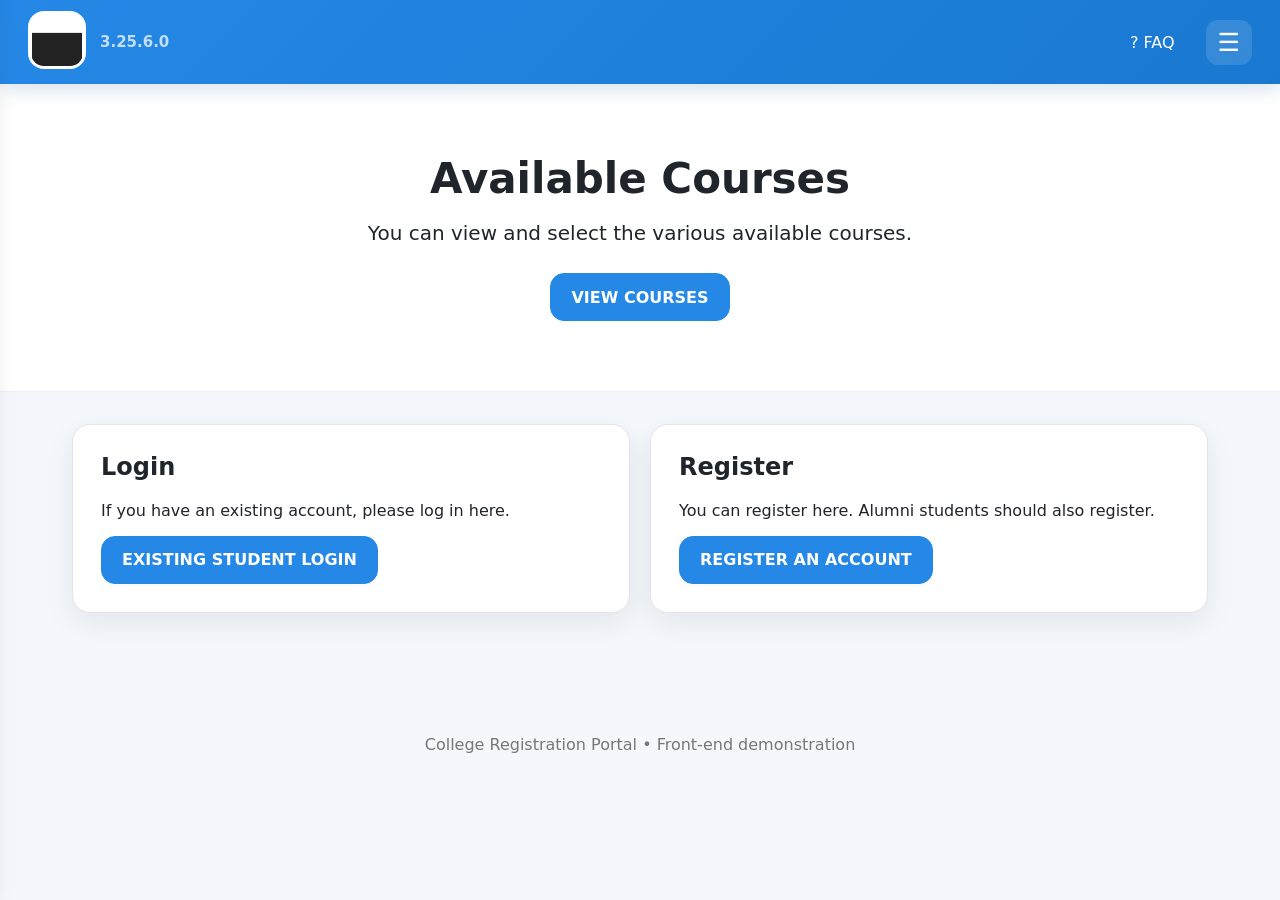
<file: index.html>
<!doctype html><html lang="en"><head><meta charset="UTF-8"><meta name="viewport" content="width=device-width,initial-scale=1.0"><title>Home | Capricorn Registration Portal</title><link rel="stylesheet" href="CSS/style.css"></head><body>
<div id="drawerOverlay" class="sidebar-overlay"></div>
<aside id="sideDrawer" class="side-drawer">
 <div class="drawer-top">
  <button class="drawer-close" data-close-drawer aria-label="Close menu">×</button>
  <div class="drawer-user"><img data-student-photo src="IMAGES/logo.png" alt="No profile available"><div class="drawer-name" data-student-name>No Profile Available</div></div>
  <a class="logout" href="index.html">LOGIN</a>
 </div>
 <div class="drawer-body">
  <div class="drawer-title">Menu</div>
  <div class="drawer-section"><a class="drawer-link " href="dashboard.html">DASHBOARD</a></div>
  <div class="drawer-section"><div class="drawer-heading">PROFILE</div>
   <a class="drawer-link drawer-sub" href="profile.html">Personal Information</a><a class="drawer-link drawer-sub" href="profile.html#contact">Contact Details</a>
   <a class="drawer-link drawer-sub" href="profile.html#languages">Languages</a><a class="drawer-link drawer-sub" href="profile.html#disabilities">Disabilities</a>
   <a class="drawer-link drawer-sub" href="profile.html#kin">Next of Kin / Closest Relative</a><a class="drawer-link drawer-sub" href="profile.html#payment">Person Responsible for Payment</a>
  </div>
  <div class="drawer-section"><a class="drawer-link " href="results.html">SCHOOL RESULTS</a></div>
  <div class="drawer-section"><div class="drawer-heading">APPLICATIONS</div><a class="drawer-link drawer-sub " href="CurrentApplication.html">Current Applications</a></div>
  <div class="drawer-section"><div class="drawer-heading">ACADEMIC RELATED RECORDS</div>
   <a class="drawer-link drawer-sub" href="CurrentApplication.html">Registrations</a><a class="drawer-link drawer-sub" href="CurrentApplication.html">Financial Transactions</a>
   <a class="drawer-link drawer-sub" href="results.html">Exam Results</a><a class="drawer-link drawer-sub" href="results.html#dates">Exam Dates</a>
   <a class="drawer-link drawer-sub" href="results.html#absentees">Absentees</a><a class="drawer-link drawer-sub" href="results.html#library">Library Books</a><a class="drawer-link drawer-sub" href="results.html#materials">Online Course Material</a>
  </div>
  <div class="drawer-section"><a class="drawer-link" href="faq.html">FAQ</a><a class="drawer-link" href="faq.html">ALUMNI & CAMPAIGNS</a></div>
 </div>
</aside>
<header class="topbar"><div class="brand"><a href="dashboard.html"><img class="logo" src="IMAGES/logo.png" alt="College logo"></a><span class="version">3.25.6.0</span></div>
<div class="top-actions"><a href="faq.html">? FAQ</a><button class="menu-btn" data-open-drawer aria-label="Open menu">☰</button></div></header>
<section class="hero"><h1>Available Courses</h1><p>You can view and select the various available courses.</p><a class="btn btn-primary" href="courses.html">VIEW COURSES</a></section><section class="page"><div class="grid grid-2"><div class="card"><h2>Login</h2><p>If you have an existing account, please log in here.</p><a class="btn btn-primary" href="login.html">EXISTING STUDENT LOGIN</a></div><div class="card"><h2>Register</h2><p>You can register here. Alumni students should also register.</p><a class="btn btn-primary" href="register.html?fresh=1">REGISTER AN ACCOUNT</a></div></div></section><footer class="footer">College Registration Portal • Front-end demonstration</footer><script src="JS/app.js"></script></body></html>
</file>
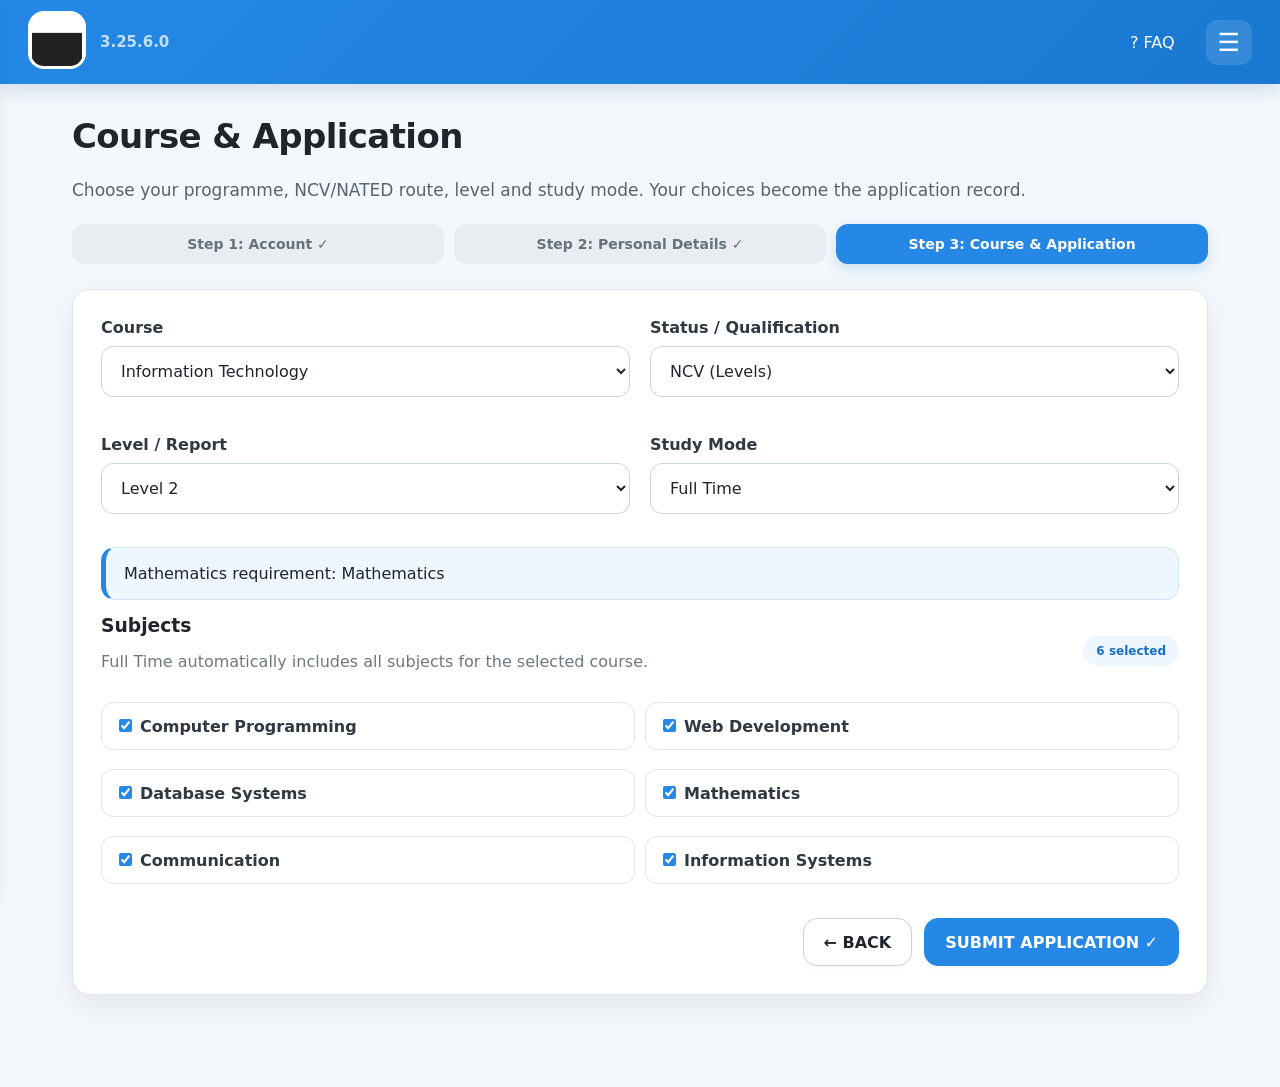
<file: course.html>
<!doctype html><html lang="en"><head><meta charset="UTF-8"><meta name="viewport" content="width=device-width,initial-scale=1.0"><title>Course Registration | Capricorn Registration Portal</title><link rel="stylesheet" href="CSS/style.css"></head><body>
<div id="drawerOverlay" class="sidebar-overlay"></div><aside id="sideDrawer" class="side-drawer"><div class="drawer-top"><button class="drawer-close" data-close-drawer aria-label="Close menu">×</button><div class="drawer-user"><img data-student-photo src="IMAGES/logo.png" alt="No profile available"><div class="drawer-name" data-student-name>No Profile Available</div></div><a class="logout" href="index.html">LOGIN</a></div><div class="drawer-body"><div class="drawer-title">Menu</div><div class="drawer-section"><a class="drawer-link" href="dashboard.html">DASHBOARD</a></div><div class="drawer-section"><div class="drawer-heading">PROFILE</div><a class="drawer-link drawer-sub" href="profile.html">Personal Information</a><a class="drawer-link drawer-sub" href="profile.html#contact">Contact Details</a><a class="drawer-link drawer-sub" href="profile.html#languages">Languages</a><a class="drawer-link drawer-sub" href="profile.html#disabilities">Disabilities</a><a class="drawer-link drawer-sub" href="profile.html#kin">Next of Kin / Closest Relative</a><a class="drawer-link drawer-sub" href="profile.html#payment">Person Responsible for Payment</a></div><div class="drawer-section"><a class="drawer-link" href="results.html">SCHOOL RESULTS</a></div><div class="drawer-section"><div class="drawer-heading">APPLICATIONS</div><a class="drawer-link drawer-sub" href="CurrentApplication.html">Current Applications</a></div><div class="drawer-section"><div class="drawer-heading">ACADEMIC RELATED RECORDS</div><a class="drawer-link drawer-sub" href="CurrentApplication.html">Registrations</a><a class="drawer-link drawer-sub" href="CurrentApplication.html">Financial Transactions</a><a class="drawer-link drawer-sub" href="results.html">Exam Results</a><a class="drawer-link drawer-sub" href="results.html#dates">Exam Dates</a><a class="drawer-link drawer-sub" href="results.html#absentees">Absentees</a><a class="drawer-link drawer-sub" href="results.html#library">Library Books</a><a class="drawer-link drawer-sub" href="results.html#materials">Online Course Material</a></div><div class="drawer-section"><a class="drawer-link" href="faq.html">FAQ</a><a class="drawer-link" href="faq.html">ALUMNI & CAMPAIGNS</a></div></div></aside>
<header class="topbar"><div class="brand"><a href="index.html"><img class="logo" src="IMAGES/logo.png" alt="College logo"></a><span class="version">3.25.6.0</span></div><div class="top-actions"><a href="faq.html">? FAQ</a><button class="menu-btn" data-open-drawer aria-label="Open menu">☰</button></div></header>
<main class="page"><h1 class="page-title">Course & Application</h1><p class="subtitle">Choose your programme, NCV/NATED route, level and study mode. Your choices become the application record.</p><div class="step"><span>Step 1: Account ✓</span><span>Step 2: Personal Details ✓</span><span class="active">Step 3: Course & Application</span></div><form id="courseForm" class="card"><div class="grid grid-2"><div class="form-group"><label for="course">Course</label><select id="course"></select></div><div class="form-group"><label for="qualification">Status / Qualification</label><select id="qualification"><option>NCV (Levels)</option><option>NATED (Report 191)</option></select></div><div class="form-group"><label for="level">Level / Report</label><select id="level"></select></div><div class="form-group"><label for="mode">Study Mode</label><select id="mode"><option>Full Time</option><option>Part Time</option></select></div></div><div class="notice" id="mathNotice"></div><div class="section-heading"><div><h3>Subjects</h3><p id="subjectInstruction" class="muted"></p></div><span class="pill" id="subjectCount"></span></div><div id="subjectBox" class="subject-list"></div><div class="form-actions"><a class="btn" href="details.html">← BACK</a><button class="btn btn-primary" type="submit">SUBMIT APPLICATION ✓</button></div></form></main>
<script src="JS/app.js"></script><script>
const draft=getDraft();const courseEl=document.getElementById('course'),qualificationEl=document.getElementById('qualification'),levelEl=document.getElementById('level'),modeEl=document.getElementById('mode');
courseEl.innerHTML=Object.keys(COURSE_DATA).map(c=>`<option value="${c}">${c}</option>`).join('');
courseEl.value=draft.course||'Information Technology';qualificationEl.value=draft.qualification||'NCV (Levels)';modeEl.value=draft.mode||'Full Time';
function fillLevels(){const vals=qualificationEl.value==='NCV (Levels)'?['Level 2','Level 3','Level 4']:['N4','N5','N6'];levelEl.innerHTML=vals.map(v=>`<option>${v}</option>`).join('');levelEl.value=vals.includes(draft.level)?draft.level:vals[0];}
function refreshSubjects(){const selected=draft.subjects||[];const all=courseSubjects(courseEl.value);const isFull=modeEl.value==='Full Time';document.getElementById('mathNotice').textContent=`Mathematics requirement: ${COURSE_DATA[courseEl.value].math}`;document.getElementById('subjectInstruction').textContent=isFull?'Full Time automatically includes all subjects for the selected course.':'Part Time lets you choose the subjects you want to register for.';updateCourseSubjects(courseEl.value,'subjectBox',isFull?all:selected);document.getElementById('subjectCount').textContent=`${document.querySelectorAll('#subjectBox input:checked').length} selected`;}
qualificationEl.addEventListener('change',fillLevels);courseEl.addEventListener('change',refreshSubjects);modeEl.addEventListener('change',refreshSubjects);fillLevels();refreshSubjects();
document.getElementById('courseForm').addEventListener('submit',e=>{e.preventDefault();const subjects=[...document.querySelectorAll('#subjectBox input:checked')].map(x=>x.value);if(modeEl.value==='Part Time'&&!subjects.length){alert('Please select at least one subject.');return}const state=getState();const applicationNumber=state.student?.applicationNumber||draft.applicationNumber||makeApplicationNumber();const student={...draft,studentNumber:state.account.studentNumber,course:courseEl.value,qualification:qualificationEl.value,level:levelEl.value,mode:modeEl.value,subjects,applicationNumber,status:'SUBMITTED',registeredAt:new Date().toISOString(),results:{}};state.student=student;state.draft=student;state.loggedIn=false;saveState(state);location.href='success.html';});
</script></body></html>
</file>
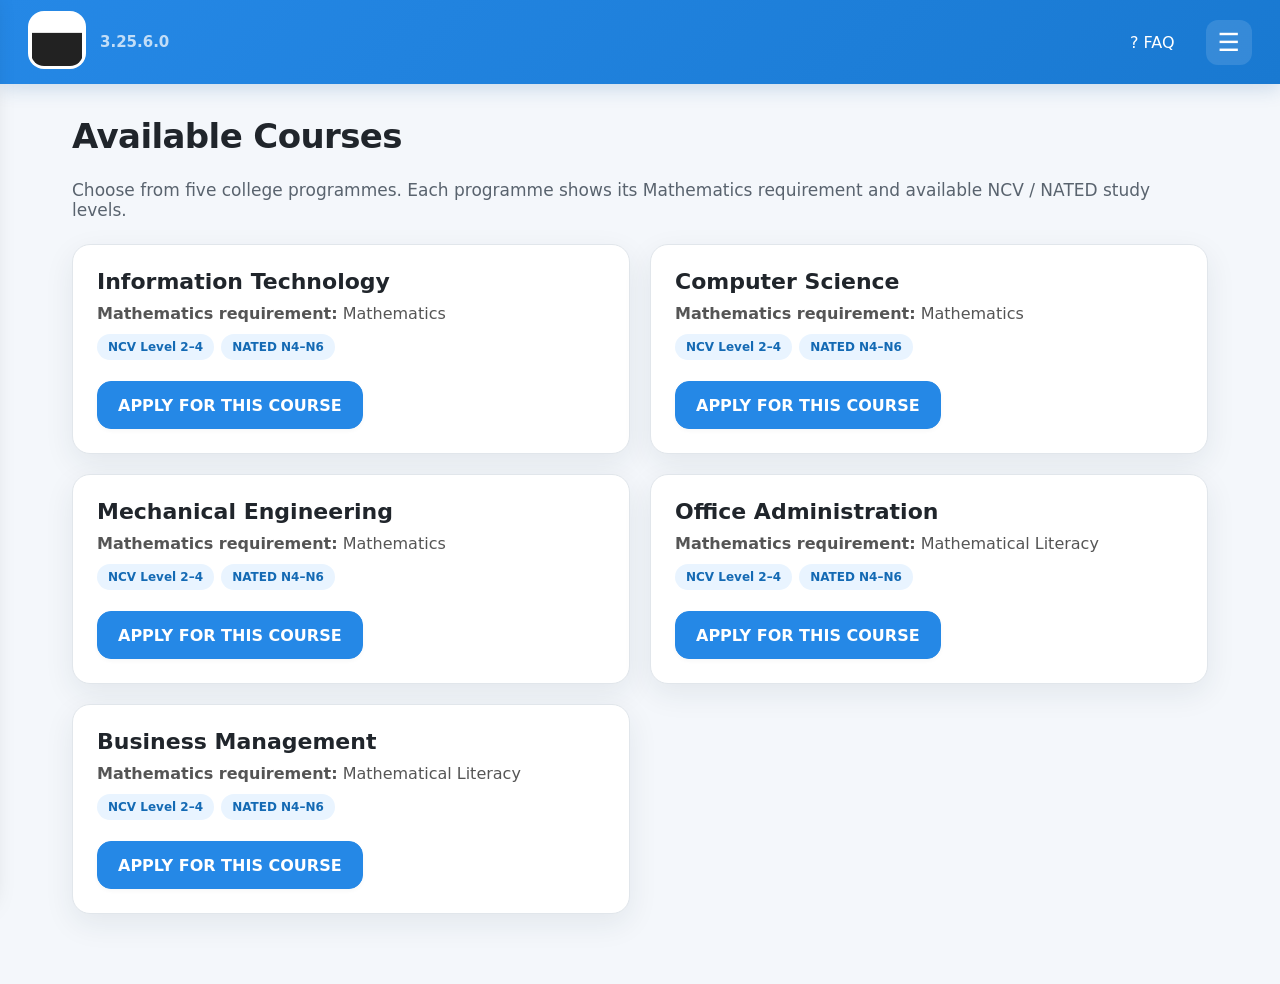
<file: courses.html>
<!doctype html><html lang="en"><head><meta charset="UTF-8"><meta name="viewport" content="width=device-width,initial-scale=1.0"><title>Courses | College Registration Portal</title><link rel="stylesheet" href="CSS/style.css"></head><body>
<div id="drawerOverlay" class="sidebar-overlay"></div>
<aside id="sideDrawer" class="side-drawer">
 <div class="drawer-top">
  <button class="drawer-close" data-close-drawer aria-label="Close menu">×</button>
  <div class="drawer-user"><img data-student-photo src="IMAGES/logo.png" alt="No profile available"><div class="drawer-name" data-student-name>No Profile Available</div></div>
  <a class="logout" href="index.html">LOGIN</a>
 </div>
 <div class="drawer-body">
  <div class="drawer-title">Menu</div>
  <div class="drawer-section"><a class="drawer-link " href="dashboard.html">DASHBOARD</a></div>
  <div class="drawer-section"><div class="drawer-heading">PROFILE</div>
   <a class="drawer-link drawer-sub" href="profile.html">Personal Information</a><a class="drawer-link drawer-sub" href="profile.html#contact">Contact Details</a>
   <a class="drawer-link drawer-sub" href="profile.html#languages">Languages</a><a class="drawer-link drawer-sub" href="profile.html#disabilities">Disabilities</a>
   <a class="drawer-link drawer-sub" href="profile.html#kin">Next of Kin / Closest Relative</a><a class="drawer-link drawer-sub" href="profile.html#payment">Person Responsible for Payment</a>
  </div>
  <div class="drawer-section"><a class="drawer-link " href="results.html">SCHOOL RESULTS</a></div>
  <div class="drawer-section"><div class="drawer-heading">APPLICATIONS</div><a class="drawer-link drawer-sub " href="CurrentApplication.html">Current Applications</a></div>
  <div class="drawer-section"><div class="drawer-heading">ACADEMIC RELATED RECORDS</div>
   <a class="drawer-link drawer-sub" href="CurrentApplication.html">Registrations</a><a class="drawer-link drawer-sub" href="CurrentApplication.html">Financial Transactions</a>
   <a class="drawer-link drawer-sub" href="results.html">Exam Results</a><a class="drawer-link drawer-sub" href="results.html#dates">Exam Dates</a>
   <a class="drawer-link drawer-sub" href="results.html#absentees">Absentees</a><a class="drawer-link drawer-sub" href="results.html#library">Library Books</a><a class="drawer-link drawer-sub" href="results.html#materials">Online Course Material</a>
  </div>
  <div class="drawer-section"><a class="drawer-link" href="faq.html">FAQ</a><a class="drawer-link" href="faq.html">ALUMNI & CAMPAIGNS</a></div>
 </div>
</aside>
<header class="topbar"><div class="brand"><a href="dashboard.html"><img class="logo" src="IMAGES/logo.png" alt="College logo"></a><span class="version">3.25.6.0</span></div>
<div class="top-actions"><a href="faq.html">? FAQ</a><button class="menu-btn" data-open-drawer aria-label="Open menu">☰</button></div></header>
<main class="page"><h1 class="page-title">Available Courses</h1><p class="subtitle">Choose from five college programmes. Each programme shows its Mathematics requirement and available NCV / NATED study levels.</p><div class="grid grid-2"><article class="course-card"><h3>Information Technology</h3><p><strong>Mathematics requirement:</strong> Mathematics</p><p><span class="badge">NCV Level 2–4</span> <span class="badge">NATED N4–N6</span></p><a class="btn btn-primary" href="register.html?course=Information%20Technology">APPLY FOR THIS COURSE</a></article><article class="course-card"><h3>Computer Science</h3><p><strong>Mathematics requirement:</strong> Mathematics</p><p><span class="badge">NCV Level 2–4</span> <span class="badge">NATED N4–N6</span></p><a class="btn btn-primary" href="register.html?course=Computer%20Science">APPLY FOR THIS COURSE</a></article><article class="course-card"><h3>Mechanical Engineering</h3><p><strong>Mathematics requirement:</strong> Mathematics</p><p><span class="badge">NCV Level 2–4</span> <span class="badge">NATED N4–N6</span></p><a class="btn btn-primary" href="register.html?course=Mechanical%20Engineering">APPLY FOR THIS COURSE</a></article><article class="course-card"><h3>Office Administration</h3><p><strong>Mathematics requirement:</strong> Mathematical Literacy</p><p><span class="badge">NCV Level 2–4</span> <span class="badge">NATED N4–N6</span></p><a class="btn btn-primary" href="register.html?course=Office%20Administration">APPLY FOR THIS COURSE</a></article><article class="course-card"><h3>Business Management</h3><p><strong>Mathematics requirement:</strong> Mathematical Literacy</p><p><span class="badge">NCV Level 2–4</span> <span class="badge">NATED N4–N6</span></p><a class="btn btn-primary" href="register.html?course=Business%20Management">APPLY FOR THIS COURSE</a></article></div></main><script src="JS/app.js"></script></body></html>
</file>
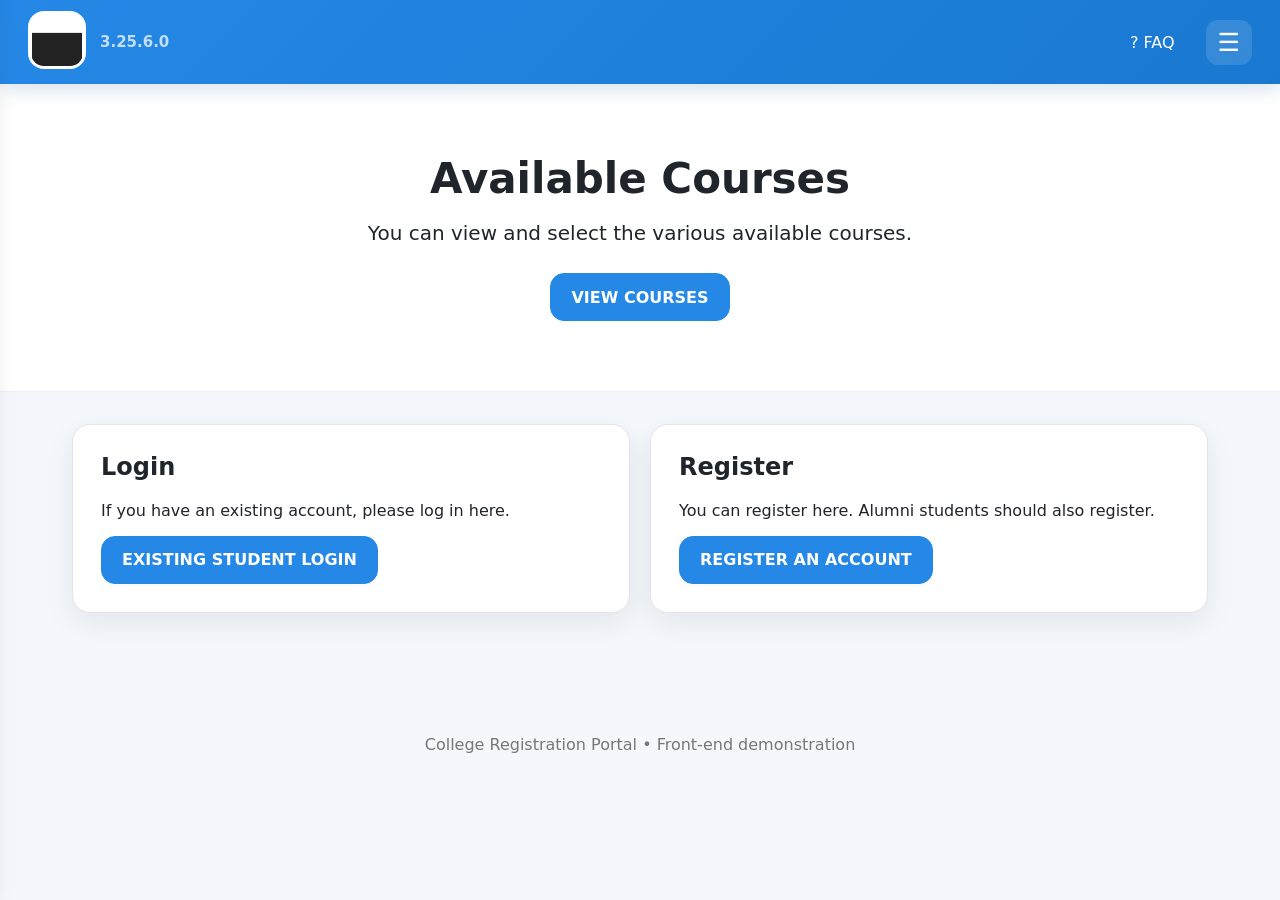
<file: CurrentApplication.html>
<!doctype html><html lang="en"><head><meta charset="UTF-8"><meta name="viewport" content="width=device-width,initial-scale=1.0"><title>Current Application | Capricorn Registration Portal</title><link rel="stylesheet" href="CSS/style.css"></head><body><div id="drawerOverlay" class="sidebar-overlay"></div><aside id="sideDrawer" class="side-drawer"><div class="drawer-top"><button class="drawer-close" data-close-drawer aria-label="Close menu">×</button><div class="drawer-user"><img data-student-photo src="IMAGES/logo.png" alt="No profile available"><div class="drawer-name" data-student-name>No Profile Available</div></div><a class="logout" href="index.html">LOGIN</a></div><div class="drawer-body"><div class="drawer-title">Menu</div><div class="drawer-section"><a class="drawer-link" href="dashboard.html">DASHBOARD</a></div><div class="drawer-section"><div class="drawer-heading">PROFILE</div><a class="drawer-link drawer-sub" href="profile.html">Personal Information</a><a class="drawer-link drawer-sub" href="profile.html#contact">Contact Details</a><a class="drawer-link drawer-sub" href="profile.html#languages">Languages</a><a class="drawer-link drawer-sub" href="profile.html#disabilities">Disabilities</a><a class="drawer-link drawer-sub" href="profile.html#kin">Next of Kin / Closest Relative</a><a class="drawer-link drawer-sub" href="profile.html#payment">Person Responsible for Payment</a></div><div class="drawer-section"><a class="drawer-link" href="results.html">SCHOOL RESULTS</a></div><div class="drawer-section"><div class="drawer-heading">APPLICATIONS</div><a class="drawer-link drawer-sub" href="CurrentApplication.html">Current Applications</a></div><div class="drawer-section"><div class="drawer-heading">ACADEMIC RELATED RECORDS</div><a class="drawer-link drawer-sub" href="CurrentApplication.html">Registrations</a><a class="drawer-link drawer-sub" href="CurrentApplication.html">Financial Transactions</a><a class="drawer-link drawer-sub" href="results.html">Exam Results</a><a class="drawer-link drawer-sub" href="results.html#dates">Exam Dates</a><a class="drawer-link drawer-sub" href="results.html#absentees">Absentees</a><a class="drawer-link drawer-sub" href="results.html#library">Library Books</a><a class="drawer-link drawer-sub" href="results.html#materials">Online Course Material</a></div><div class="drawer-section"><a class="drawer-link" href="faq.html">FAQ</a><a class="drawer-link" href="faq.html">ALUMNI & CAMPAIGNS</a></div></div></aside><header class="topbar"><div class="brand"><a href="index.html"><img class="logo" src="IMAGES/logo.png" alt="College logo"></a><span class="version">3.25.6.0</span></div><div class="top-actions"><a href="faq.html">? FAQ</a><button class="menu-btn" data-open-drawer aria-label="Open menu">☰</button></div></header><main class="page"><div class="section-heading"><div><h1 class="page-title" style="margin-bottom:0">Current Application</h1><p class="muted">Your application is linked to your registration profile.</p></div><div class="edit-window"><span>EDIT WINDOW</span><strong data-edit-countdown>48h 00m 00s</strong></div></div><div class="card"><div class="app-head"><div class="app-info"><div class="eyebrow">APPLICATION</div><h2 data-application>Not generated</h2><div class="info-grid"><div class="info-item"><strong>Course</strong><span data-course></span></div><div class="info-item"><strong>Qualification / Status</strong><span data-qualification></span></div><div class="info-item"><strong>Level / Report</strong><span data-level></span></div><div class="info-item"><strong>Study Mode</strong><span data-mode></span></div><div class="info-item"><strong>Application Status</strong><span class="status">✓ SUBMITTED</span></div><div class="info-item"><strong>Student Number</strong><span data-student-number></span></div></div></div><img class="application-photo" data-student-photo src="IMAGES/logo.png" alt="Student photo"></div><hr><div class="section-heading"><div><h2>Registered Subjects</h2><p class="muted">These subjects come directly from your course registration.</p></div><div><span class="pill" id="subjectCount"></span> <a class="btn btn-primary" href="profile.html#editAcademic">EDIT COURSE & SUBJECTS</a></div></div><div id="subjects" class="subject-list"></div></div><div class="card"><h2>Registration Summary</h2><div class="info-grid"><div class="info-item"><strong>Mathematics Requirement</strong><span id="mathRequirement"></span></div><div class="info-item"><strong>Study Route</strong><span data-qualification></span></div></div></div></main><script src="JS/app.js"></script><script>const a=getStudent(),subs=a.subjects&&a.subjects.length?a.subjects:courseSubjects(a.course);document.getElementById('subjects').innerHTML=subs.map(x=>`<div class="subject">✓ ${x}</div>`).join('');document.getElementById('subjectCount').textContent=`${subs.length} subject${subs.length===1?'':'s'}`;document.getElementById('mathRequirement').textContent=COURSE_DATA[a.course]?.math||'Not selected';;startEditCountdown();</script></body></html>
</file>
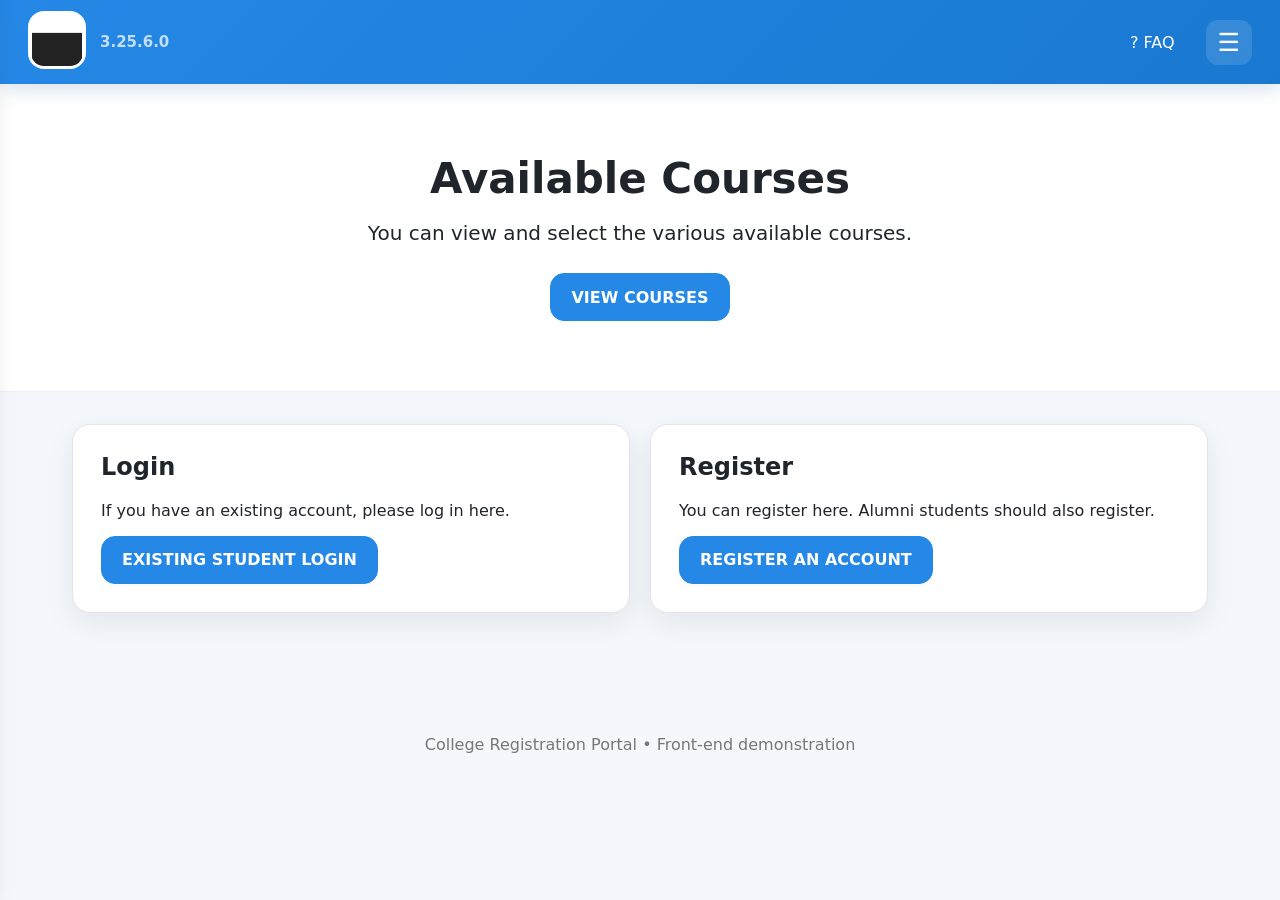
<file: dashboard.html>
<!doctype html><html lang="en"><head><meta charset="UTF-8"><meta name="viewport" content="width=device-width,initial-scale=1.0"><title>Dashboard | Capricorn Registration Portal</title><link rel="stylesheet" href="CSS/style.css"></head><body><div id="drawerOverlay" class="sidebar-overlay"></div><aside id="sideDrawer" class="side-drawer"><div class="drawer-top"><button class="drawer-close" data-close-drawer aria-label="Close menu">×</button><div class="drawer-user"><img data-student-photo src="IMAGES/logo.png" alt="No profile available"><div class="drawer-name" data-student-name>No Profile Available</div></div><a class="logout" href="index.html">LOGIN</a></div><div class="drawer-body"><div class="drawer-title">Menu</div><div class="drawer-section"><a class="drawer-link" href="dashboard.html">DASHBOARD</a></div><div class="drawer-section"><div class="drawer-heading">PROFILE</div><a class="drawer-link drawer-sub" href="profile.html">Personal Information</a><a class="drawer-link drawer-sub" href="profile.html#contact">Contact Details</a><a class="drawer-link drawer-sub" href="profile.html#languages">Languages</a><a class="drawer-link drawer-sub" href="profile.html#disabilities">Disabilities</a><a class="drawer-link drawer-sub" href="profile.html#kin">Next of Kin / Closest Relative</a><a class="drawer-link drawer-sub" href="profile.html#payment">Person Responsible for Payment</a></div><div class="drawer-section"><a class="drawer-link" href="results.html">SCHOOL RESULTS</a></div><div class="drawer-section"><div class="drawer-heading">APPLICATIONS</div><a class="drawer-link drawer-sub" href="CurrentApplication.html">Current Applications</a></div><div class="drawer-section"><div class="drawer-heading">ACADEMIC RELATED RECORDS</div><a class="drawer-link drawer-sub" href="CurrentApplication.html">Registrations</a><a class="drawer-link drawer-sub" href="CurrentApplication.html">Financial Transactions</a><a class="drawer-link drawer-sub" href="results.html">Exam Results</a><a class="drawer-link drawer-sub" href="results.html#dates">Exam Dates</a><a class="drawer-link drawer-sub" href="results.html#absentees">Absentees</a><a class="drawer-link drawer-sub" href="results.html#library">Library Books</a><a class="drawer-link drawer-sub" href="results.html#materials">Online Course Material</a></div><div class="drawer-section"><a class="drawer-link" href="faq.html">FAQ</a><a class="drawer-link" href="faq.html">ALUMNI & CAMPAIGNS</a></div></div></aside><header class="topbar"><div class="brand"><a href="index.html"><img class="logo" src="IMAGES/logo.png" alt="College logo"></a><span class="version">3.25.6.0</span></div><div class="top-actions"><a href="faq.html">? FAQ</a><button class="menu-btn" data-open-drawer aria-label="Open menu">☰</button></div></header><main class="page"><div class="profile-strip"><div class="student-mini"><img class="avatar" data-student-photo src="IMAGES/logo.png"><div><div class="eyebrow">WELCOME</div><h1 class="welcome-name" data-student-name>No Profile Available</h1><div>Student No: <span data-student-number></span></div></div></div><div class="edit-window"><span>EDIT WINDOW</span><strong data-edit-countdown>48h 00m 00s</strong></div><button class="btn btn-primary" data-open-drawer>☰ MENU</button></div><div class="summary-grid"><div class="summary-card"><span>Application</span><strong data-application>Not generated</strong></div><div class="summary-card"><span>Course</span><strong data-course>Not selected</strong></div><div class="summary-card"><span>Status</span><strong class="status">✓ SUBMITTED</strong></div><div class="summary-card"><span>Study Mode</span><strong data-mode>Not selected</strong></div></div><div class="card"><div class="section-heading"><div><h2>My Registration</h2><p class="muted">Everything entered during registration is carried into your portal.</p></div><a class="btn btn-primary" href="CurrentApplication.html">VIEW APPLICATION</a></div><div class="info-grid"><div class="info-item"><strong>Qualification</strong><span data-qualification></span></div><div class="info-item"><strong>Level / Report</strong><span data-level></span></div><div class="info-item"><strong>Course</strong><span data-course></span></div><div class="info-item"><strong>Study Mode</strong><span data-mode></span></div></div></div><div class="dashboard-grid"><a class="dash-item" href="profile.html"><span class="dash-icon">👤</span><strong>Profile</strong><span>Personal & contact details</span></a><a class="dash-item" href="CurrentApplication.html"><span class="dash-icon">▣</span><strong>Current Application</strong><span>Application number & subjects</span></a><a class="dash-item" href="results.html"><span class="dash-icon">☷</span><strong>Results</strong><span>Subjects and exam results</span></a><a class="dash-item" href="profile.html#contact"><span class="dash-icon">⌂</span><strong>Contact Details</strong><span>Phone, email and address</span></a></div></main><script src="JS/app.js"></script><script>startEditCountdown();</script></body></html>
</file>
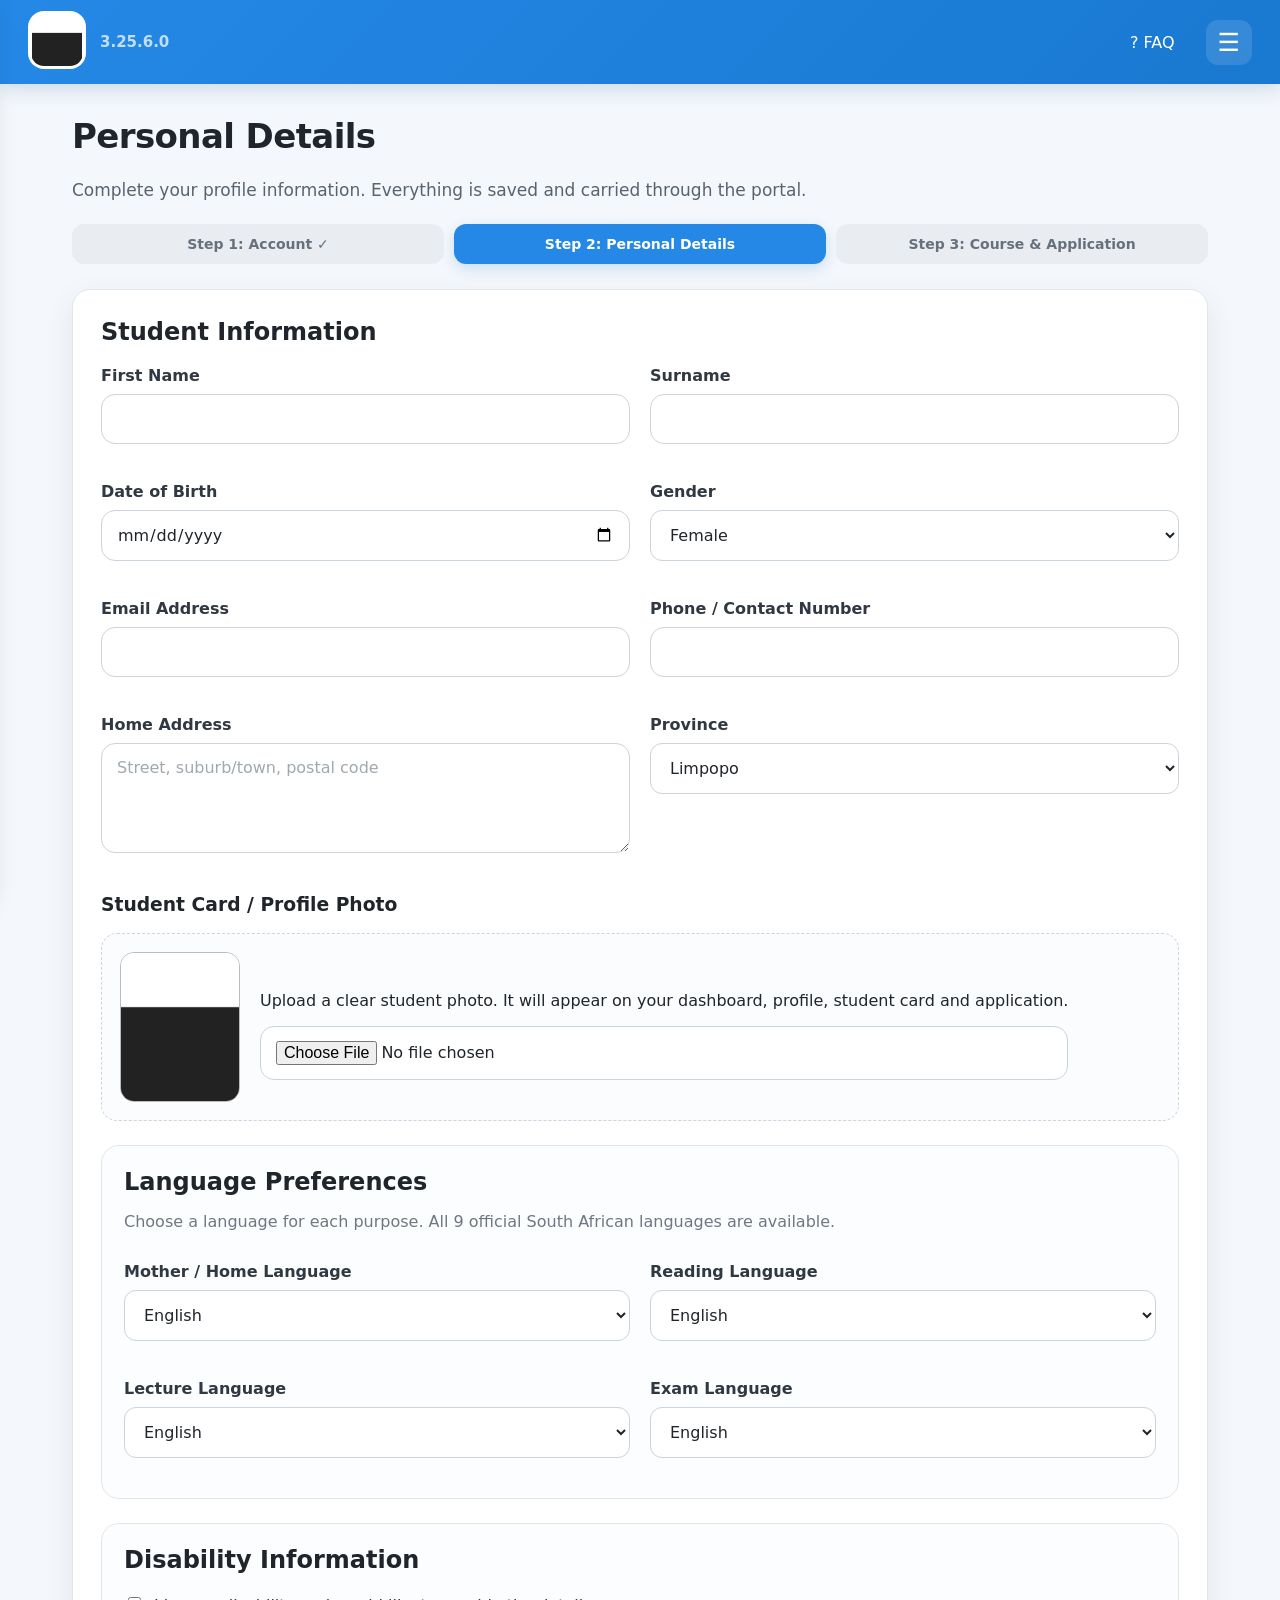
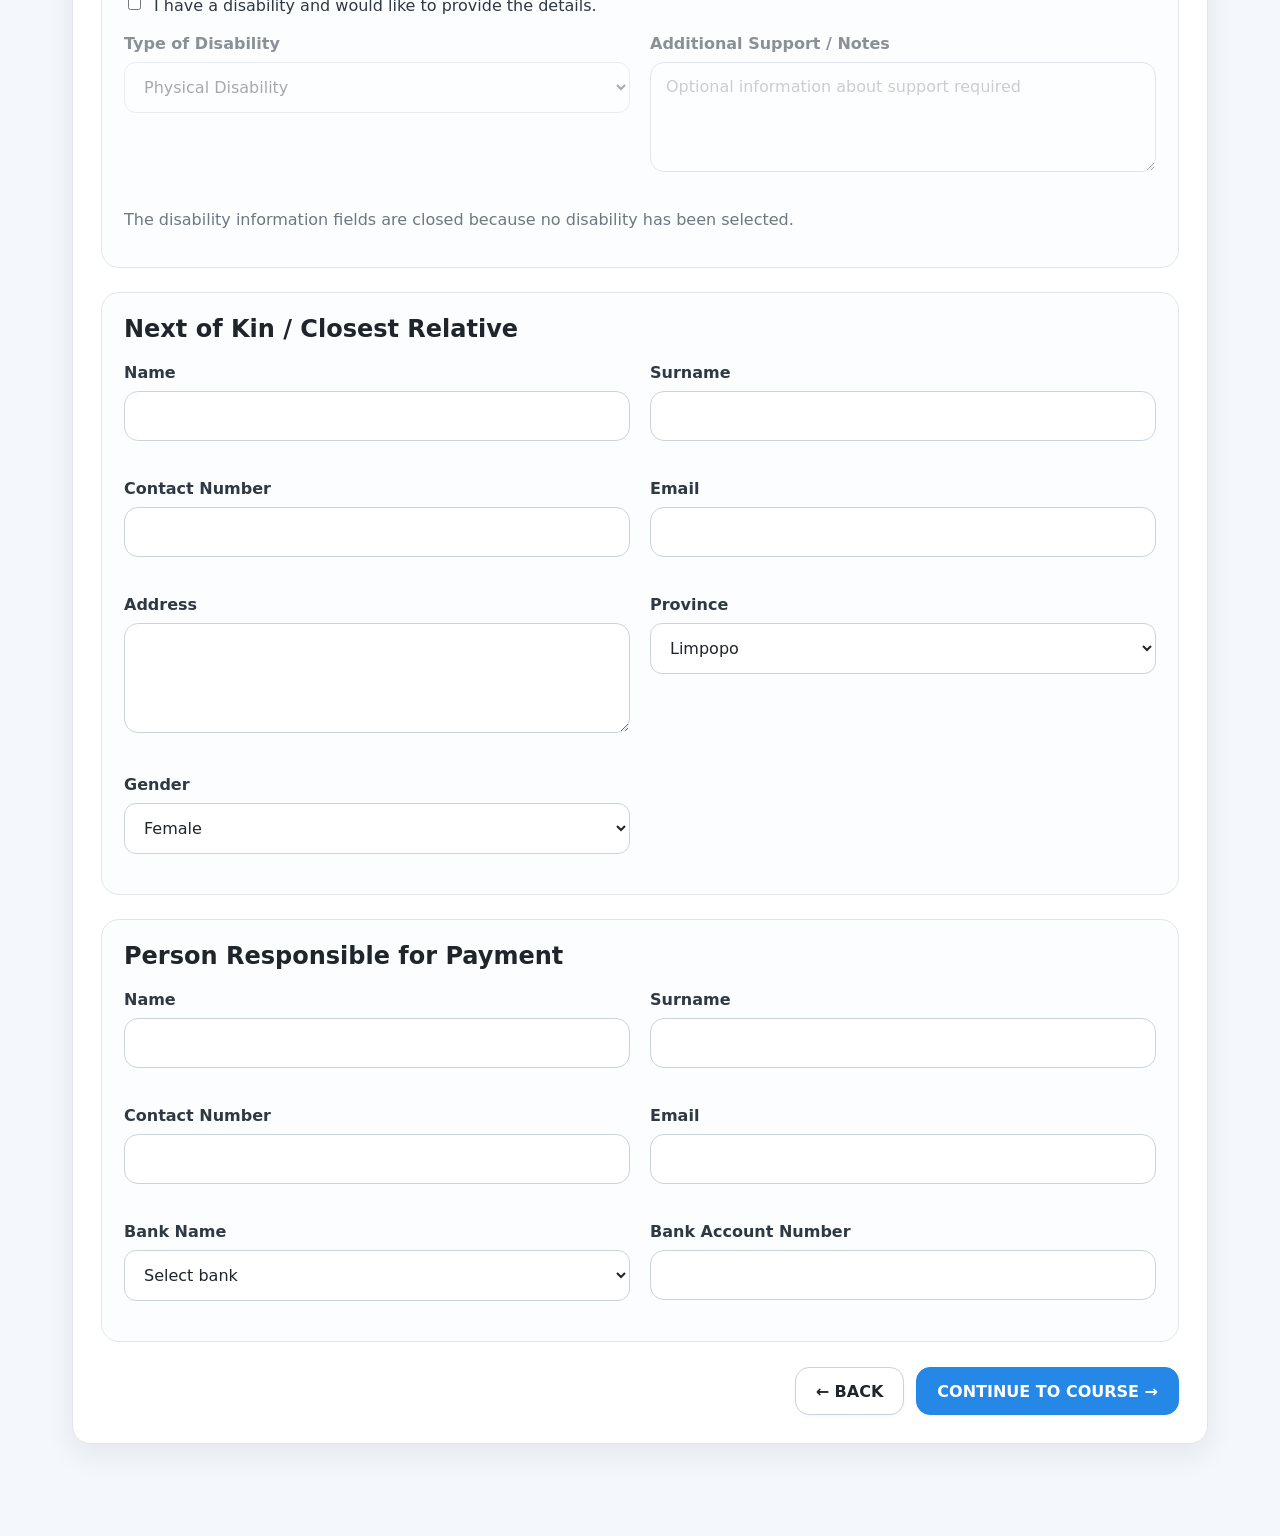
<file: details.html>
<!doctype html><html lang="en"><head><meta charset="UTF-8"><meta name="viewport" content="width=device-width,initial-scale=1.0"><title>Personal Details | Capricorn Registration Portal</title><link rel="stylesheet" href="CSS/style.css"></head><body>
<div id="drawerOverlay" class="sidebar-overlay"></div><aside id="sideDrawer" class="side-drawer"><div class="drawer-top"><button class="drawer-close" data-close-drawer aria-label="Close menu">×</button><div class="drawer-user"><img data-student-photo src="IMAGES/logo.png" alt="No profile available"><div class="drawer-name" data-student-name>No Profile Available</div></div><a class="logout" href="index.html">LOGIN</a></div><div class="drawer-body"><div class="drawer-title">Menu</div><div class="drawer-section"><a class="drawer-link" href="dashboard.html">DASHBOARD</a></div><div class="drawer-section"><div class="drawer-heading">PROFILE</div><a class="drawer-link drawer-sub" href="profile.html">Personal Information</a><a class="drawer-link drawer-sub" href="profile.html#contact">Contact Details</a><a class="drawer-link drawer-sub" href="profile.html#languages">Languages</a><a class="drawer-link drawer-sub" href="profile.html#disabilities">Disabilities</a><a class="drawer-link drawer-sub" href="profile.html#kin">Next of Kin / Closest Relative</a><a class="drawer-link drawer-sub" href="profile.html#payment">Person Responsible for Payment</a></div><div class="drawer-section"><a class="drawer-link" href="results.html">SCHOOL RESULTS</a></div><div class="drawer-section"><div class="drawer-heading">APPLICATIONS</div><a class="drawer-link drawer-sub" href="CurrentApplication.html">Current Applications</a></div><div class="drawer-section"><div class="drawer-heading">ACADEMIC RELATED RECORDS</div><a class="drawer-link drawer-sub" href="CurrentApplication.html">Registrations</a><a class="drawer-link drawer-sub" href="CurrentApplication.html">Financial Transactions</a><a class="drawer-link drawer-sub" href="results.html">Exam Results</a><a class="drawer-link drawer-sub" href="results.html#dates">Exam Dates</a><a class="drawer-link drawer-sub" href="results.html#absentees">Absentees</a><a class="drawer-link drawer-sub" href="results.html#library">Library Books</a><a class="drawer-link drawer-sub" href="results.html#materials">Online Course Material</a></div><div class="drawer-section"><a class="drawer-link" href="faq.html">FAQ</a><a class="drawer-link" href="faq.html">ALUMNI & CAMPAIGNS</a></div></div></aside>
<header class="topbar"><div class="brand"><a href="index.html"><img class="logo" src="IMAGES/logo.png" alt="College logo"></a><span class="version">3.25.6.0</span></div><div class="top-actions"><a href="faq.html">? FAQ</a><button class="menu-btn" data-open-drawer aria-label="Open menu">☰</button></div></header>
<main class="page"><h1 class="page-title">Personal Details</h1><p class="subtitle">Complete your profile information. Everything is saved and carried through the portal.</p><div class="step"><span>Step 1: Account ✓</span><span class="active">Step 2: Personal Details</span><span>Step 3: Course & Application</span></div>
<form id="detailsForm" class="card">
<h2>Student Information</h2><div class="grid grid-2">
<div class="form-group"><label for="name">First Name</label><input id="name" required></div><div class="form-group"><label for="surname">Surname</label><input id="surname" required></div>
<div class="form-group"><label for="dob">Date of Birth</label><input id="dob" type="date" required></div><div class="form-group"><label for="gender">Gender</label><select id="gender"><option>Female</option><option>Male</option><option>Other</option><option>Prefer not to say</option></select></div>
<div class="form-group"><label for="email">Email Address</label><input id="email" type="email" required></div><div class="form-group"><label for="phone">Phone / Contact Number</label><input id="phone" required></div>
<div class="form-group"><label for="address">Home Address</label><textarea id="address" placeholder="Street, suburb/town, postal code"></textarea></div><div class="form-group"><label for="province">Province</label><select id="province"></select></div>
</div>
<h3>Student Card / Profile Photo</h3><div class="photo-upload"><img id="photoPreview" class="photo-preview" src="IMAGES/logo.png" alt="Photo preview"><div><p>Upload a clear student photo. It will appear on your dashboard, profile, student card and application.</p><input id="photo" type="file" accept="image/*"></div></div>

<div id="languages" class="subcard"><div class="section-heading"><div><h2>Language Preferences</h2><p class="muted">Choose a language for each purpose. All 9 official South African languages are available.</p></div></div><div class="grid grid-2">
<div class="form-group"><label for="motherLanguage">Mother / Home Language</label><select id="motherLanguage"></select></div><div class="form-group"><label for="readingLanguage">Reading Language</label><select id="readingLanguage"></select></div>
<div class="form-group"><label for="lectureLanguage">Lecture Language</label><select id="lectureLanguage"></select></div><div class="form-group"><label for="examLanguage">Exam Language</label><select id="examLanguage"></select></div>
</div></div>

<div id="disabilities" class="subcard"><h2>Disability Information</h2><label class="check-row"><input type="checkbox" id="hasDisability"> I have a disability and would like to provide the details.</label><div id="disabilityFields" class="grid grid-2" style="margin-top:16px"><div class="form-group"><label for="disabilityType">Type of Disability</label><select id="disabilityType"></select></div><div class="form-group"><label for="disabilityNotes">Additional Support / Notes</label><textarea id="disabilityNotes" placeholder="Optional information about support required"></textarea></div></div><p id="disabilityClosed" class="muted">The disability information fields are closed because no disability has been selected.</p></div>

<div id="kin" class="subcard"><h2>Next of Kin / Closest Relative</h2><div class="grid grid-2">
<div class="form-group"><label for="kinName">Name</label><input id="kinName"></div><div class="form-group"><label for="kinSurname">Surname</label><input id="kinSurname"></div>
<div class="form-group"><label for="kinContact">Contact Number</label><input id="kinContact"></div><div class="form-group"><label for="kinEmail">Email</label><input id="kinEmail" type="email"></div>
<div class="form-group"><label for="kinAddress">Address</label><textarea id="kinAddress"></textarea></div><div class="form-group"><label for="kinProvince">Province</label><select id="kinProvince"></select></div>
<div class="form-group"><label for="kinGender">Gender</label><select id="kinGender"><option>Female</option><option>Male</option><option>Other</option><option>Prefer not to say</option></select></div>
</div></div>

<div id="payment" class="subcard"><h2>Person Responsible for Payment</h2><div class="grid grid-2">
<div class="form-group"><label for="payName">Name</label><input id="payName"></div><div class="form-group"><label for="paySurname">Surname</label><input id="paySurname"></div>
<div class="form-group"><label for="payContact">Contact Number</label><input id="payContact"></div><div class="form-group"><label for="payEmail">Email</label><input id="payEmail" type="email"></div>
<div class="form-group"><label for="bankName">Bank Name</label><select id="bankName"><option value="">Select bank</option></select></div><div class="form-group"><label for="accountNumber">Bank Account Number</label><input id="accountNumber"></div>
</div></div>
<div class="form-actions"><a class="btn" href="register.html?resume=1">← BACK</a><button class="btn btn-primary" type="submit">CONTINUE TO COURSE →</button></div>
</form></main>
<script src="JS/app.js"></script><script>
const d=getDraft();
const fields=['name','surname','dob','gender','email','phone','address','province'];
SA_PROVINCES.forEach(x=>{province.innerHTML+=`<option>${x}</option>`;kinProvince.innerHTML+=`<option>${x}</option>`});
SA_LANGUAGES.forEach(x=>{motherLanguage.innerHTML+=`<option>${x}</option>`;readingLanguage.innerHTML+=`<option>${x}</option>`;lectureLanguage.innerHTML+=`<option>${x}</option>`;examLanguage.innerHTML+=`<option>${x}</option>`});
DISABILITY_TYPES.forEach(x=>disabilityType.innerHTML+=`<option>${x}</option>`);SA_BANKS.forEach(x=>bankName.innerHTML+=`<option>${x}</option>`);
fields.forEach(id=>{const el=document.getElementById(id);if(d[id]!==undefined)el.value=d[id]});
const langs=d.languages||{};['motherLanguage','readingLanguage','lectureLanguage','examLanguage'].forEach(id=>{if(langs[id])document.getElementById(id).value=langs[id]});
const kin=d.nextOfKin||{};[['kinName','name'],['kinSurname','surname'],['kinContact','contact'],['kinEmail','email'],['kinAddress','address'],['kinProvince','province'],['kinGender','gender']].forEach(([id,k])=>{if(kin[k]!==undefined)document.getElementById(id).value=kin[k]});
const pay=d.payment||{};[['payName','name'],['paySurname','surname'],['payContact','contact'],['payEmail','email'],['bankName','bankName'],['accountNumber','accountNumber']].forEach(([id,k])=>{if(pay[k]!==undefined)document.getElementById(id).value=pay[k]});
const dis=d.disability||{};hasDisability.checked=!!dis.has;disabilityType.value=dis.type||DISABILITY_TYPES[0];disabilityNotes.value=dis.notes||'';
function toggleDisability(){disabilityFields.classList.toggle('closed',!hasDisability.checked);disabilityFields.querySelectorAll('input,select,textarea').forEach(e=>e.disabled=!hasDisability.checked);disabilityClosed.style.display=hasDisability.checked?'none':'block'}hasDisability.addEventListener('change',toggleDisability);toggleDisability();
if(d.photo)photoPreview.src=d.photo;
photo.addEventListener('change',e=>{const f=e.target.files[0];if(!f)return;const r=new FileReader();r.onload=()=>photoPreview.src=r.result;r.readAsDataURL(f)});
detailsForm.addEventListener('submit',e=>{e.preventDefault();const data={};fields.forEach(id=>data[id]=document.getElementById(id).value.trim());data.languages={motherLanguage:motherLanguage.value,readingLanguage:readingLanguage.value,lectureLanguage:lectureLanguage.value,examLanguage:examLanguage.value};data.nextOfKin={name:kinName.value.trim(),surname:kinSurname.value.trim(),contact:kinContact.value.trim(),email:kinEmail.value.trim(),address:kinAddress.value.trim(),province:kinProvince.value,gender:kinGender.value};data.payment={name:payName.value.trim(),surname:paySurname.value.trim(),contact:payContact.value.trim(),email:payEmail.value.trim(),bankName:bankName.value.trim(),accountNumber:accountNumber.value.trim()};data.disability={has:hasDisability.checked,type:hasDisability.checked?disabilityType.value:'',notes:hasDisability.checked?disabilityNotes.value.trim():''};const file=photo.files[0];const finish=photoData=>{if(photoData)data.photo=photoData;saveDraft(data);location.href='course.html'};if(file){const r=new FileReader();r.onload=()=>finish(r.result);r.readAsDataURL(file)}else finish(d.photo||'')});
</script></body></html>
</file>
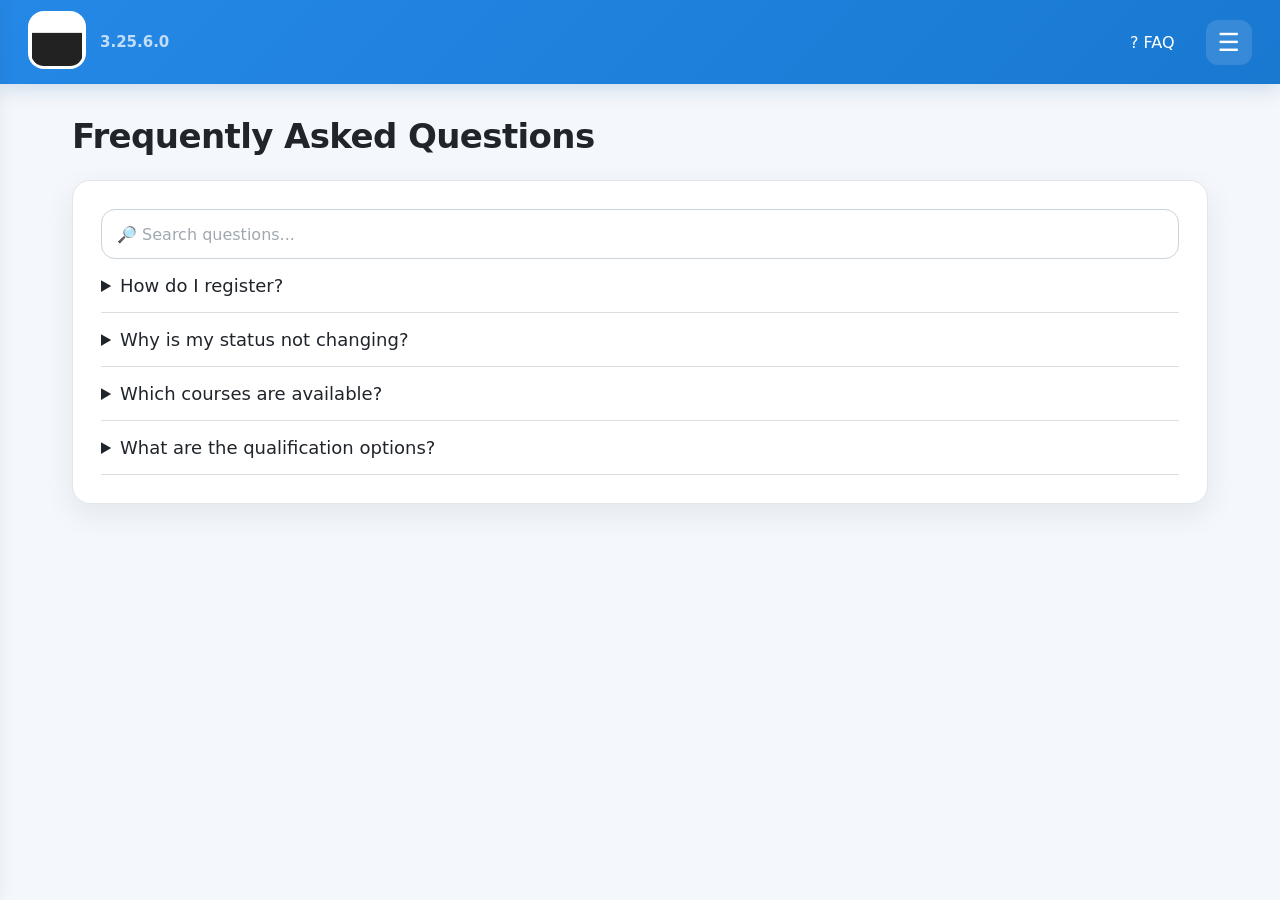
<file: faq.html>
<!doctype html><html lang="en"><head><meta charset="UTF-8"><meta name="viewport" content="width=device-width,initial-scale=1.0"><title>FAQ | College Registration Portal</title><link rel="stylesheet" href="CSS/style.css"></head><body>
<div id="drawerOverlay" class="sidebar-overlay"></div>
<aside id="sideDrawer" class="side-drawer">
 <div class="drawer-top">
  <button class="drawer-close" data-close-drawer aria-label="Close menu">×</button>
  <div class="drawer-user"><img data-student-photo src="IMAGES/logo.png" alt="No profile available"><div class="drawer-name" data-student-name>No Profile Available</div></div>
  <a class="logout" href="index.html">LOGIN</a>
 </div>
 <div class="drawer-body">
  <div class="drawer-title">Menu</div>
  <div class="drawer-section"><a class="drawer-link " href="dashboard.html">DASHBOARD</a></div>
  <div class="drawer-section"><div class="drawer-heading">PROFILE</div>
   <a class="drawer-link drawer-sub" href="profile.html">Personal Information</a><a class="drawer-link drawer-sub" href="profile.html#contact">Contact Details</a>
   <a class="drawer-link drawer-sub" href="profile.html#languages">Languages</a><a class="drawer-link drawer-sub" href="profile.html#disabilities">Disabilities</a>
   <a class="drawer-link drawer-sub" href="profile.html#kin">Next of Kin / Closest Relative</a><a class="drawer-link drawer-sub" href="profile.html#payment">Person Responsible for Payment</a>
  </div>
  <div class="drawer-section"><a class="drawer-link " href="results.html">SCHOOL RESULTS</a></div>
  <div class="drawer-section"><div class="drawer-heading">APPLICATIONS</div><a class="drawer-link drawer-sub " href="CurrentApplication.html">Current Applications</a></div>
  <div class="drawer-section"><div class="drawer-heading">ACADEMIC RELATED RECORDS</div>
   <a class="drawer-link drawer-sub" href="CurrentApplication.html">Registrations</a><a class="drawer-link drawer-sub" href="CurrentApplication.html">Financial Transactions</a>
   <a class="drawer-link drawer-sub" href="results.html">Exam Results</a><a class="drawer-link drawer-sub" href="results.html#dates">Exam Dates</a>
   <a class="drawer-link drawer-sub" href="results.html#absentees">Absentees</a><a class="drawer-link drawer-sub" href="results.html#library">Library Books</a><a class="drawer-link drawer-sub" href="results.html#materials">Online Course Material</a>
  </div>
  <div class="drawer-section"><a class="drawer-link" href="faq.html">FAQ</a><a class="drawer-link" href="faq.html">ALUMNI & CAMPAIGNS</a></div>
 </div>
</aside>
<header class="topbar"><div class="brand"><a href="dashboard.html"><img class="logo" src="IMAGES/logo.png" alt="College logo"></a><span class="version">3.25.6.0</span></div>
<div class="top-actions"><a href="faq.html">? FAQ</a><button class="menu-btn" data-open-drawer aria-label="Open menu">☰</button></div></header>
<main class="page"><h1 class="page-title">Frequently Asked Questions</h1><div class="card"><input placeholder="🔎 Search questions..."><details><summary>How do I register?</summary><p>Select Register an Account and complete the three registration steps.</p></details><details><summary>Why is my status not changing?</summary><p>Application status changes when the college reviews and updates the application.</p></details><details><summary>Which courses are available?</summary><p>Information Technology, Computer Science, Mechanical Engineering, Office Administration and Business Management.</p></details><details><summary>What are the qualification options?</summary><p>NCV Levels 2–4 and NATED Report 191 N4–N6.</p></details></div></main><script src="JS/app.js"></script></body></html>
</file>
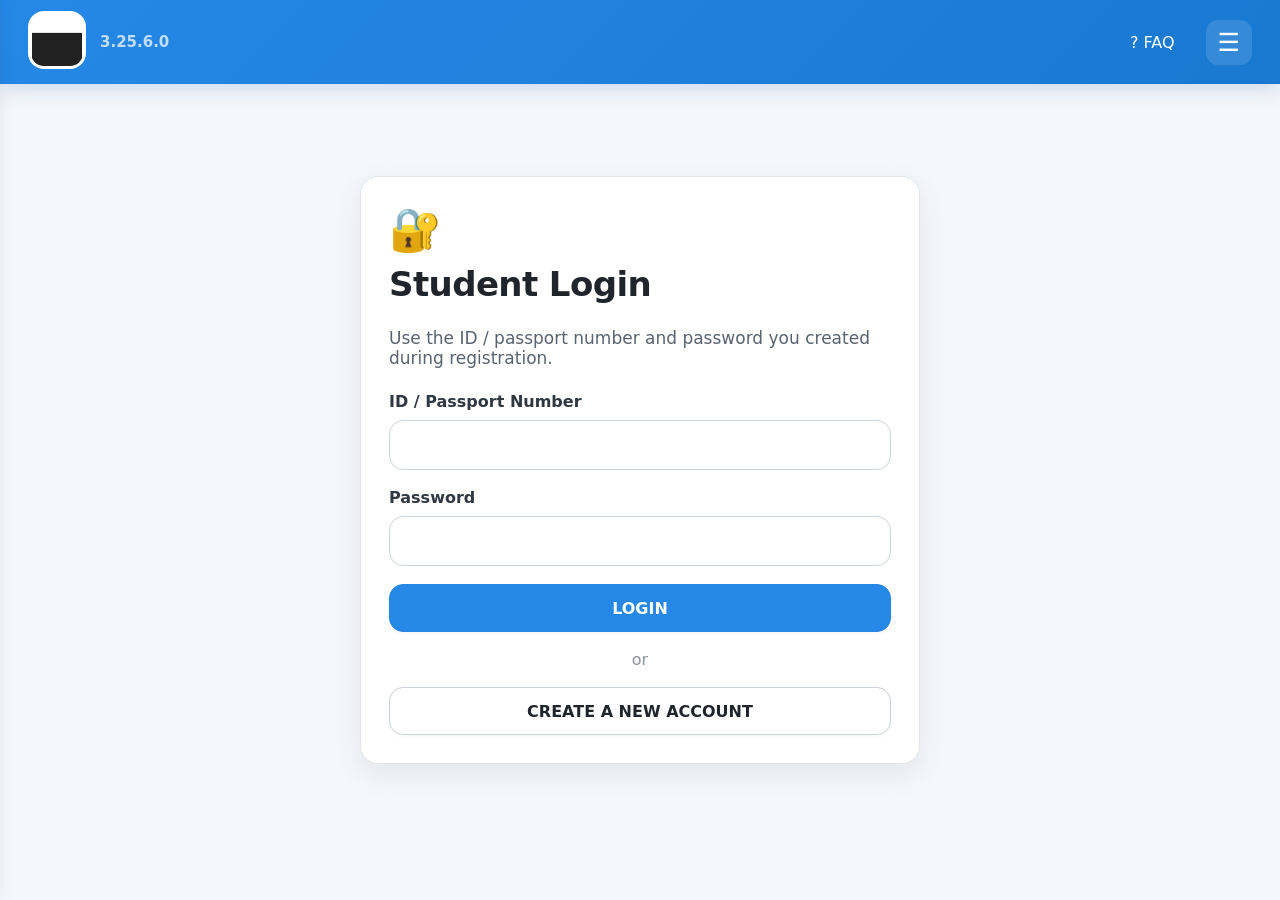
<file: login.html>
<!doctype html><html lang="en"><head><meta charset="UTF-8"><meta name="viewport" content="width=device-width,initial-scale=1.0"><title>Login | Capricorn Registration Portal</title><link rel="stylesheet" href="CSS/style.css"></head><body>
<div id="drawerOverlay" class="sidebar-overlay"></div><aside id="sideDrawer" class="side-drawer"><div class="drawer-top"><button class="drawer-close" data-close-drawer aria-label="Close menu">×</button><div class="drawer-user"><img data-student-photo src="IMAGES/logo.png" alt="No profile available"><div class="drawer-name" data-student-name>No Profile Available</div></div><a class="logout" href="index.html">LOGIN</a></div><div class="drawer-body"><div class="drawer-title">Menu</div><div class="drawer-section"><a class="drawer-link" href="index.html">HOME</a></div><div class="drawer-section"><a class="drawer-link" href="register.html?fresh=1">REGISTER ACCOUNT</a></div><div class="drawer-section"><a class="drawer-link" href="faq.html">FAQ</a></div></div></aside>
<header class="topbar"><div class="brand"><a href="index.html"><img class="logo" src="IMAGES/logo.png" alt="College logo"></a><span class="version">3.25.6.0</span></div><div class="top-actions"><a href="faq.html">? FAQ</a><button class="menu-btn" data-open-drawer aria-label="Open menu">☰</button></div></header>
<main class="page"><div class="card auth-card"><div class="auth-icon">🔐</div><h1 class="page-title">Student Login</h1><p class="subtitle">Use the ID / passport number and password you created during registration.</p><form id="loginForm"><div class="form-group"><label for="loginId">ID / Passport Number</label><input id="loginId" required autocomplete="username"></div><div class="form-group"><label for="loginPassword">Password</label><input id="loginPassword" type="password" required autocomplete="current-password"></div><button class="btn btn-primary btn-block" type="submit">LOGIN</button></form><div class="auth-divider">or</div><a class="btn btn-block" href="register.html">CREATE A NEW ACCOUNT</a></div></main>
<script src="JS/app.js"></script><script>document.getElementById('loginForm').addEventListener('submit',e=>{e.preventDefault();const id=document.getElementById('loginId').value.trim(),pw=document.getElementById('loginPassword').value;const state=getState();if(!state.account.studentNumber){alert('No account exists yet. Please register first.');location.href='register.html';return}if(id===state.account.studentNumber&&pw===state.account.password&&state.student){state.loggedIn=true;saveState(state);location.href='dashboard.html'}else alert('Incorrect ID / passport number or password. Please try again.');});</script></body></html>
</file>
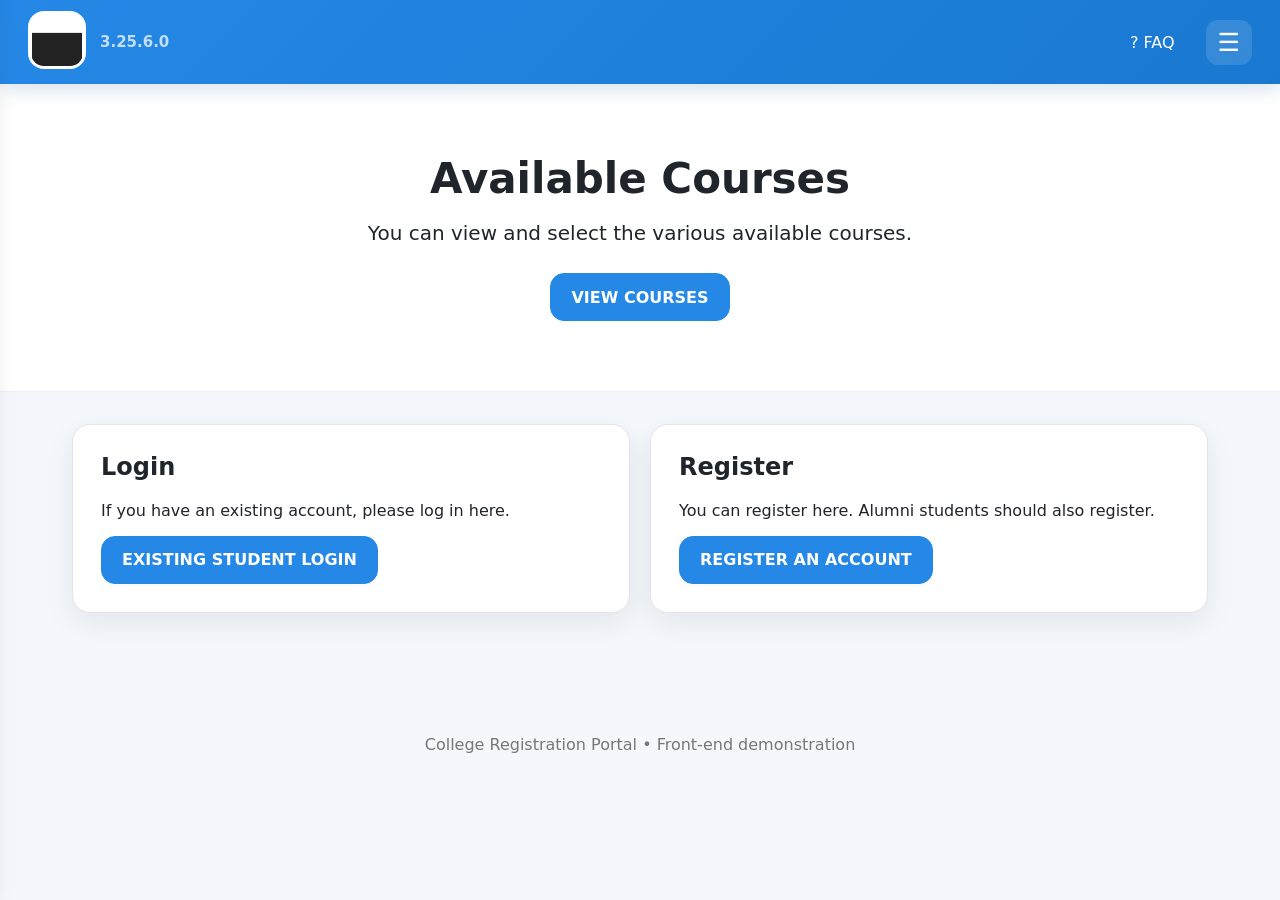
<file: profile.html>
<!doctype html><html lang="en"><head><meta charset="UTF-8"><meta name="viewport" content="width=device-width,initial-scale=1.0"><title>Profile | Capricorn Registration Portal</title><link rel="stylesheet" href="CSS/style.css"></head><body>
<div id="drawerOverlay" class="sidebar-overlay"></div><aside id="sideDrawer" class="side-drawer"><div class="drawer-top"><button class="drawer-close" data-close-drawer aria-label="Close menu">×</button><div class="drawer-user"><img data-student-photo src="IMAGES/logo.png" alt="No profile available"><div class="drawer-name" data-student-name>No Profile Available</div></div><a class="logout" href="index.html">LOGIN</a></div><div class="drawer-body"><div class="drawer-title">Menu</div><div class="drawer-section"><a class="drawer-link" href="dashboard.html">DASHBOARD</a></div><div class="drawer-section"><div class="drawer-heading">PROFILE</div><a class="drawer-link drawer-sub" href="profile.html">Personal Information</a><a class="drawer-link drawer-sub" href="profile.html#contact">Contact Details</a><a class="drawer-link drawer-sub" href="profile.html#languages">Languages</a><a class="drawer-link drawer-sub" href="profile.html#disabilities">Disabilities</a><a class="drawer-link drawer-sub" href="profile.html#kin">Next of Kin / Closest Relative</a><a class="drawer-link drawer-sub" href="profile.html#payment">Person Responsible for Payment</a></div><div class="drawer-section"><a class="drawer-link" href="results.html">SCHOOL RESULTS</a></div><div class="drawer-section"><div class="drawer-heading">APPLICATIONS</div><a class="drawer-link drawer-sub" href="CurrentApplication.html">Current Applications</a></div><div class="drawer-section"><div class="drawer-heading">ACADEMIC RELATED RECORDS</div><a class="drawer-link drawer-sub" href="CurrentApplication.html">Registrations</a><a class="drawer-link drawer-sub" href="CurrentApplication.html">Financial Transactions</a><a class="drawer-link drawer-sub" href="results.html">Exam Results</a><a class="drawer-link drawer-sub" href="results.html#dates">Exam Dates</a><a class="drawer-link drawer-sub" href="results.html#absentees">Absentees</a><a class="drawer-link drawer-sub" href="results.html#library">Library Books</a><a class="drawer-link drawer-sub" href="results.html#materials">Online Course Material</a></div><div class="drawer-section"><a class="drawer-link" href="faq.html">FAQ</a><a class="drawer-link" href="faq.html">ALUMNI & CAMPAIGNS</a></div></div></aside>
<header class="topbar"><div class="brand"><a href="dashboard.html"><img class="logo" src="IMAGES/logo.png" alt="College logo"></a><span class="version">3.25.6.0</span></div><div class="top-actions"><a href="faq.html">? FAQ</a><button class="menu-btn" data-open-drawer aria-label="Open menu">☰</button></div></header>
<main class="page">
<div class="profile-strip"><div class="student-mini"><img class="avatar" data-student-photo src="IMAGES/logo.png"><div><div class="eyebrow">STUDENT PROFILE</div><h1 class="welcome-name" data-student-name>No Profile Available</h1><div>Student No: <span data-student-number></span></div></div></div><div class="edit-window"><span>EDIT WINDOW</span><strong data-edit-countdown>48h 00m 00s</strong></div><button class="btn btn-primary" id="openEditProfile" data-edit-only>EDIT PROFILE</button></div>

<div class="notice edit-notice"><strong>48-hour editing window:</strong> You can update your profile, student photo, course and subjects until the countdown reaches zero. The deadline does not restart when you save changes.</div>

<div class="card"><div class="section-heading"><div><h2>Personal Information</h2><p class="muted">Your registered personal details.</p></div><a class="btn btn-primary" href="#editProfile">EDIT</a></div><div class="app-head"><div class="info-grid" style="flex:1"><div class="info-item"><strong>First Name</strong><span id="firstName"></span></div><div class="info-item"><strong>Surname</strong><span id="surnameValue"></span></div><div class="info-item"><strong>Date of Birth</strong><span id="dobValue"></span></div><div class="info-item"><strong>Gender</strong><span id="genderValue"></span></div><div class="info-item"><strong>Student Number</strong><span data-student-number></span></div><div class="info-item"><strong>Application Number</strong><span data-application></span></div></div><img class="application-photo" data-student-photo src="IMAGES/logo.png" alt="Student photo"></div></div>

<div id="contact" class="card"><h2>Contact Details</h2><div class="info-grid"><div class="info-item"><strong>Email</strong><span id="emailValue"></span></div><div class="info-item"><strong>Phone / Contact</strong><span id="phoneValue"></span></div><div class="info-item"><strong>Home Address</strong><span id="addressValue"></span></div><div class="info-item"><strong>Province</strong><span id="provinceValue"></span></div></div></div>

<div id="academic" class="card"><div class="section-heading"><div><h2>Academic Registration</h2><p class="muted">Course, status, level, mode and registered subjects.</p></div><a class="btn btn-primary" href="#editAcademic">EDIT COURSE & SUBJECTS</a></div><div class="info-grid"><div class="info-item"><strong>Course</strong><span data-course></span></div><div class="info-item"><strong>Qualification</strong><span data-qualification></span></div><div class="info-item"><strong>Level / Report</strong><span data-level></span></div><div class="info-item"><strong>Study Mode</strong><span data-mode></span></div></div><div id="displaySubjects" class="subject-list" style="margin-top:15px"></div></div>

<div id="languages" class="card"><h2>Languages</h2><div class="info-grid"><div class="info-item"><strong>Mother / Home Language</strong><span id="motherLanguageValue"></span></div><div class="info-item"><strong>Reading Language</strong><span id="readingLanguageValue"></span></div><div class="info-item"><strong>Lecture Language</strong><span id="lectureLanguageValue"></span></div><div class="info-item"><strong>Exam Language</strong><span id="examLanguageValue"></span></div></div></div>

<div id="disabilities" class="card"><h2>Disability</h2><p id="disabilityValue">No disability declared.</p></div>
<div id="kin" class="card"><h2>Next of Kin / Closest Relative</h2><div class="info-grid"><div class="info-item"><strong>Name</strong><span id="kinNameValue"></span></div><div class="info-item"><strong>Surname</strong><span id="kinSurnameValue"></span></div><div class="info-item"><strong>Contact</strong><span id="kinContactValue"></span></div><div class="info-item"><strong>Email</strong><span id="kinEmailValue"></span></div><div class="info-item"><strong>Address</strong><span id="kinAddressValue"></span></div><div class="info-item"><strong>Province</strong><span id="kinProvinceValue"></span></div><div class="info-item"><strong>Gender</strong><span id="kinGenderValue"></span></div></div></div>
<div id="payment" class="card"><h2>Person Responsible for Payment</h2><div class="info-grid"><div class="info-item"><strong>Name</strong><span id="payNameValue"></span></div><div class="info-item"><strong>Surname</strong><span id="paySurnameValue"></span></div><div class="info-item"><strong>Contact</strong><span id="payContactValue"></span></div><div class="info-item"><strong>Email</strong><span id="payEmailValue"></span></div><div class="info-item"><strong>Bank Name</strong><span id="bankNameValue"></span></div><div class="info-item"><strong>Account</strong><span id="accountNumberValue"></span></div></div></div>

<div id="editProfile" class="card edit-panel"><div class="section-heading"><div><h2>Edit Profile & Supporting Information</h2><p class="muted">All changes save to the same registration record.</p></div><span class="pill" data-edit-countdown></span></div><form id="profileEditForm">
<h3>Personal & Contact Details</h3><div class="grid grid-2">
<div class="form-group"><label>First Name</label><input id="eName" required></div><div class="form-group"><label>Surname</label><input id="eSurname" required></div><div class="form-group"><label>Date of Birth</label><input id="eDob" type="date" required></div><div class="form-group"><label>Gender</label><select id="eGender"><option>Female</option><option>Male</option><option>Other</option><option>Prefer not to say</option></select></div><div class="form-group"><label>Email</label><input id="eEmail" type="email" required></div><div class="form-group"><label>Phone / Contact</label><input id="ePhone" required></div><div class="form-group"><label>Home Address</label><textarea id="eAddress"></textarea></div><div class="form-group"><label>Province</label><select id="eProvince"></select></div></div>
<h3>Student Card / Profile Photo</h3><div class="photo-upload"><img id="ePhotoPreview" class="photo-preview" src="IMAGES/logo.png" alt="Photo preview"><div><p>Change the photo used on your student card, dashboard and application.</p><input id="ePhoto" type="file" accept="image/*"></div></div>
<h3>Languages</h3><div class="grid grid-2"><div class="form-group"><label>Mother / Home Language</label><select id="eMother"></select></div><div class="form-group"><label>Reading Language</label><select id="eReading"></select></div><div class="form-group"><label>Lecture Language</label><select id="eLecture"></select></div><div class="form-group"><label>Exam Language</label><select id="eExam"></select></div></div>
<h3>Disability</h3><label class="check-row"><input type="checkbox" id="eHasDisability"> I have a disability.</label><div id="eDisabilityFields" class="grid grid-2" style="margin-top:16px"><div class="form-group"><label>Type of Disability</label><select id="eDisabilityType"></select></div><div class="form-group"><label>Support / Notes</label><textarea id="eDisabilityNotes"></textarea></div></div><p id="eDisabilityClosed" class="muted">Fields are closed because no disability is selected.</p>
<h3>Next of Kin / Closest Relative</h3><div class="grid grid-2"><div class="form-group"><label>Name</label><input id="eKinName"></div><div class="form-group"><label>Surname</label><input id="eKinSurname"></div><div class="form-group"><label>Contact</label><input id="eKinContact"></div><div class="form-group"><label>Email</label><input id="eKinEmail" type="email"></div><div class="form-group"><label>Address</label><textarea id="eKinAddress"></textarea></div><div class="form-group"><label>Province</label><select id="eKinProvince"></select></div><div class="form-group"><label>Gender</label><select id="eKinGender"><option>Female</option><option>Male</option><option>Other</option><option>Prefer not to say</option></select></div></div>
<h3>Person Responsible for Payment</h3><div class="grid grid-2"><div class="form-group"><label>Name</label><input id="ePayName"></div><div class="form-group"><label>Surname</label><input id="ePaySurname"></div><div class="form-group"><label>Contact</label><input id="ePayContact"></div><div class="form-group"><label>Email</label><input id="ePayEmail" type="email"></div><div class="form-group"><label>Bank Name</label><input id="eBankName"></div><div class="form-group"><label>Account</label><input id="eAccountNumber"></div></div>
<div class="form-actions"><button type="button" class="btn" id="cancelProfileEdit">CANCEL</button><button class="btn btn-primary" data-edit-only type="submit">SAVE PROFILE CHANGES</button></div></form></div>

<div id="editAcademic" class="card edit-panel"><div class="section-heading"><div><h2>Edit Course & Subjects</h2><p class="muted">Change your academic registration during the remaining 48-hour window.</p></div><span class="pill" data-edit-countdown></span></div><form id="academicEditForm"><div class="grid grid-2"><div class="form-group"><label>Course</label><select id="eCourse"></select></div><div class="form-group"><label>Status / Qualification</label><select id="eQualification"><option>NCV (Levels)</option><option>NATED (Report 191)</option></select></div><div class="form-group"><label>Level / Report</label><select id="eLevel"></select></div><div class="form-group"><label>Study Mode</label><select id="eMode"><option>Full Time</option><option>Part Time</option></select></div></div><div class="notice" id="eMathNotice"></div><div class="section-heading"><div><h3>Subjects</h3><p class="muted" id="eSubjectInstruction"></p></div><span class="pill" id="eSubjectCount"></span></div><div id="eSubjectBox" class="subject-list"></div><div class="form-actions"><button type="button" class="btn" id="cancelAcademicEdit">CANCEL</button><button class="btn btn-primary" data-edit-only type="submit">SAVE COURSE & SUBJECTS</button></div></form></div>
</main>
<script src="JS/app.js"></script><script>
const p=getStudent();
const val=(id,v)=>document.getElementById(id).textContent=v||'Not supplied';
val('firstName',p.name);val('surnameValue',p.surname);val('dobValue',p.dob);val('genderValue',p.gender);val('emailValue',p.email);val('phoneValue',p.phone);val('addressValue',p.address);val('provinceValue',p.province);
const langs=p.languages||{};val('motherLanguageValue',langs.motherLanguage);val('readingLanguageValue',langs.readingLanguage);val('lectureLanguageValue',langs.lectureLanguage);val('examLanguageValue',langs.examLanguage);
const kin=p.nextOfKin||{};val('kinNameValue',kin.name);val('kinSurnameValue',kin.surname);val('kinContactValue',kin.contact);val('kinEmailValue',kin.email);val('kinAddressValue',kin.address);val('kinProvinceValue',kin.province);val('kinGenderValue',kin.gender);
const pay=p.payment||{};val('payNameValue',pay.name);val('paySurnameValue',pay.surname);val('payContactValue',pay.contact);val('payEmailValue',pay.email);val('bankNameValue',pay.bankName);val('accountNumberValue',pay.accountNumber);
const dis=p.disability||{};document.getElementById('disabilityValue').textContent=dis.has?`${dis.type||'Disability'}${dis.notes?' — '+dis.notes:''}`:'No disability declared.';
const displaySubs=p.subjects&&p.subjects.length?p.subjects:courseSubjects(p.course);document.getElementById('displaySubjects').innerHTML=displaySubs.map(x=>`<div class="subject">✓ ${escapeHtml(x)}</div>`).join('');
const editProvince=document.getElementById('eProvince'),editKinProvince=document.getElementById('eKinProvince');SA_PROVINCES.forEach(x=>{editProvince.innerHTML+=`<option>${x}</option>`;editKinProvince.innerHTML+=`<option>${x}</option>`});
const langMap={eMother:'motherLanguage',eReading:'readingLanguage',eLecture:'lectureLanguage',eExam:'examLanguage'};Object.entries(langMap).forEach(([id,key])=>{document.getElementById(id).innerHTML=SA_LANGUAGES.map(x=>`<option>${x}</option>`).join('');document.getElementById(id).value=langs[key]||SA_LANGUAGES[0]});
DISABILITY_TYPES.forEach(x=>document.getElementById('eDisabilityType').innerHTML+=`<option>${x}</option>`);
function setE(id,v){document.getElementById(id).value=v||''}
setE('eName',p.name);setE('eSurname',p.surname);setE('eDob',p.dob);setE('eGender',p.gender);setE('eEmail',p.email);setE('ePhone',p.phone);setE('eAddress',p.address);setE('eProvince',p.province);
if(p.photo)document.getElementById('ePhotoPreview').src=p.photo;
setE('eKinName',kin.name);setE('eKinSurname',kin.surname);setE('eKinContact',kin.contact);setE('eKinEmail',kin.email);setE('eKinAddress',kin.address);setE('eKinProvince',kin.province);setE('eKinGender',kin.gender);
setE('ePayName',pay.name);setE('ePaySurname',pay.surname);setE('ePayContact',pay.contact);setE('ePayEmail',pay.email);setE('eBankName',pay.bankName);setE('eAccountNumber',pay.accountNumber);
document.getElementById('eHasDisability').checked=!!dis.has;setE('eDisabilityType',dis.type||DISABILITY_TYPES[0]);setE('eDisabilityNotes',dis.notes);
function toggleEDis(){const on=document.getElementById('eHasDisability').checked,box=document.getElementById('eDisabilityFields');box.classList.toggle('closed',!on);box.querySelectorAll('input,select,textarea').forEach(x=>x.disabled=!on);document.getElementById('eDisabilityClosed').style.display=on?'none':'block'}document.getElementById('eHasDisability').addEventListener('change',toggleEDis);toggleEDis();

const ec=document.getElementById('eCourse'),eq=document.getElementById('eQualification'),el=document.getElementById('eLevel'),em=document.getElementById('eMode');ec.innerHTML=Object.keys(COURSE_DATA).map(c=>`<option>${c}</option>`).join('');ec.value=p.course||Object.keys(COURSE_DATA)[0];eq.value=p.qualification||'NCV (Levels)';em.value=p.mode||'Full Time';
function fillEditLevels(){const arr=eq.value==='NCV (Levels)'?['Level 2','Level 3','Level 4']:['N4','N5','N6'];el.innerHTML=arr.map(x=>`<option>${x}</option>`).join('');el.value=arr.includes(p.level)?p.level:arr[0]}
function refreshEditSubjects(){const all=courseSubjects(ec.value), full=em.value==='Full Time', selected=full?all:(p.course===ec.value?(p.subjects||[]):[]);document.getElementById('eMathNotice').textContent=`Mathematics requirement: ${COURSE_DATA[ec.value].math}`;document.getElementById('eSubjectInstruction').textContent=full?'Full Time automatically includes all subjects.':'Part Time lets you choose subjects.';updateCourseSubjects(ec.value,'eSubjectBox',selected);document.getElementById('eSubjectCount').textContent=`${document.querySelectorAll('#eSubjectBox input:checked').length} selected`}
eq.addEventListener('change',fillEditLevels);ec.addEventListener('change',refreshEditSubjects);em.addEventListener('change',refreshEditSubjects);fillEditLevels();refreshEditSubjects();

document.getElementById('ePhoto').addEventListener('change',e=>{const f=e.target.files[0];if(!f)return;const r=new FileReader();r.onload=()=>document.getElementById('ePhotoPreview').src=r.result;r.readAsDataURL(f)});
document.getElementById('profileEditForm').addEventListener('submit',e=>{e.preventDefault();if(!requireEditWindow())return;const data={name:eName.value.trim(),surname:eSurname.value.trim(),dob:eDob.value,gender:eGender.value,email:eEmail.value.trim(),phone:ePhone.value.trim(),address:eAddress.value.trim(),province:eProvince.value,languages:{motherLanguage:eMother.value,readingLanguage:eReading.value,lectureLanguage:eLecture.value,examLanguage:eExam.value},nextOfKin:{name:eKinName.value.trim(),surname:eKinSurname.value.trim(),contact:eKinContact.value.trim(),email:eKinEmail.value.trim(),address:eKinAddress.value.trim(),province:eKinProvince.value,gender:eKinGender.value},payment:{name:ePayName.value.trim(),surname:ePaySurname.value.trim(),contact:ePayContact.value.trim(),email:ePayEmail.value.trim(),bankName:eBankName.value.trim(),accountNumber:eAccountNumber.value.trim()},disability:{has:eHasDisability.checked,type:eHasDisability.checked?eDisabilityType.value:'',notes:eHasDisability.checked?eDisabilityNotes.value.trim():''}};const f=ePhoto.files[0];const save=photo=>{if(photo)data.photo=photo;if(saveEditedStudent(data)){alert('Profile information updated successfully.');location.reload()}};if(f){const r=new FileReader();r.onload=()=>save(r.result);r.readAsDataURL(f)}else save('')});
document.getElementById('academicEditForm').addEventListener('submit',e=>{e.preventDefault();if(!requireEditWindow())return;const subjects=[...document.querySelectorAll('#eSubjectBox input:checked')].map(x=>x.value);if(em.value==='Part Time'&&!subjects.length){alert('Please select at least one subject.');return}const oldResults=p.results||{};const results={};subjects.forEach(x=>{if(oldResults[x]!==undefined)results[x]=oldResults[x]});const data={course:ec.value,qualification:eq.value,level:el.value,mode:em.value,subjects,results};if(saveEditedStudent(data)){alert('Course and subjects updated successfully.');location.reload()}});
document.getElementById('cancelProfileEdit').onclick=()=>location.hash='';document.getElementById('cancelAcademicEdit').onclick=()=>location.hash='';
startEditCountdown();
</script></body></html>
</file>
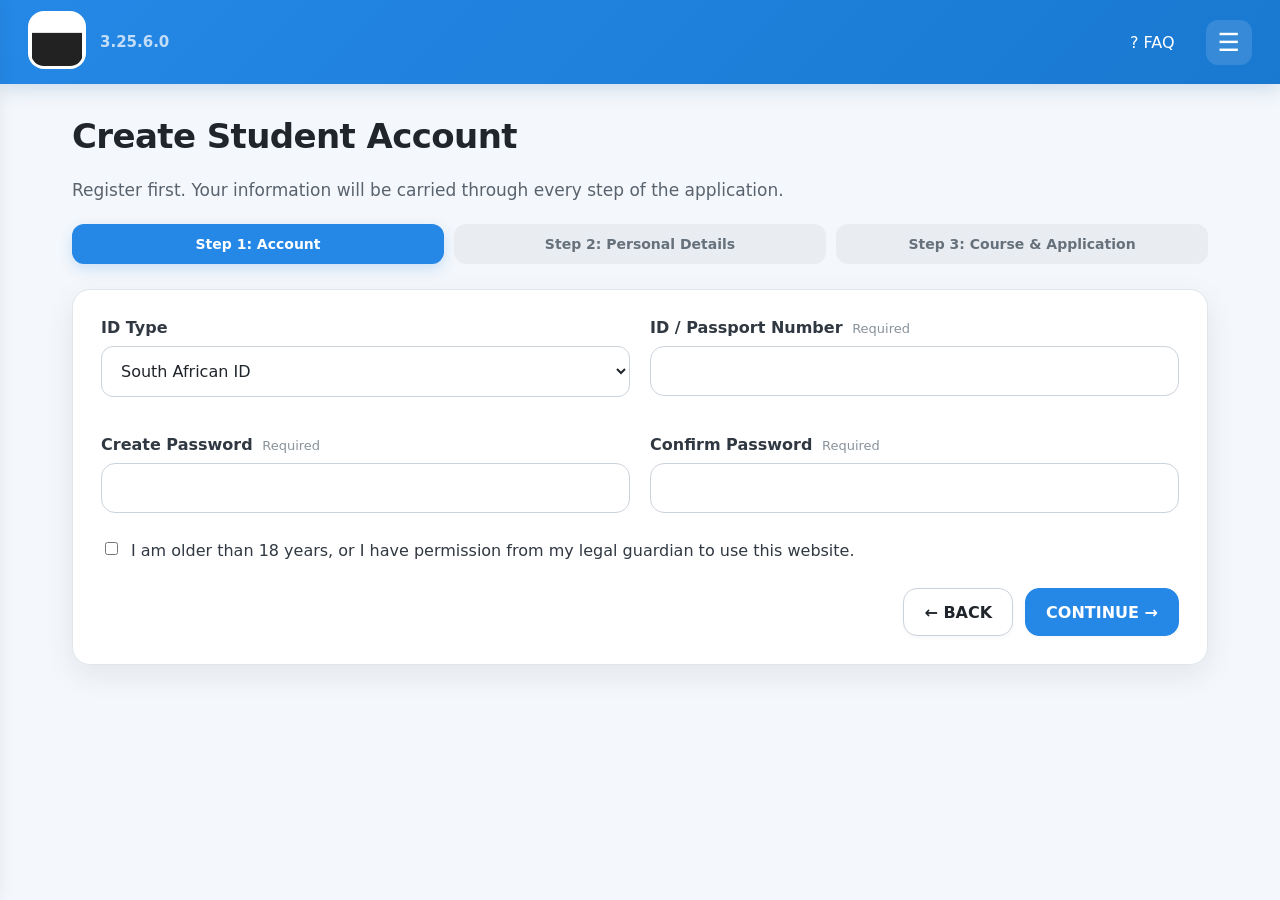
<file: register.html>
<!doctype html><html lang="en"><head><meta charset="UTF-8"><meta name="viewport" content="width=device-width,initial-scale=1.0"><title>Register | Capricorn Registration Portal</title><link rel="stylesheet" href="CSS/style.css"></head><body>
<div id="drawerOverlay" class="sidebar-overlay"></div><aside id="sideDrawer" class="side-drawer"><div class="drawer-top"><button class="drawer-close" data-close-drawer aria-label="Close menu">×</button><div class="drawer-user"><img data-student-photo src="IMAGES/logo.png" alt="No profile available"><div class="drawer-name" data-student-name>No Profile Available</div></div><a class="logout" href="index.html">LOGIN</a></div><div class="drawer-body"><div class="drawer-title">Menu</div><div class="drawer-section"><a class="drawer-link" href="dashboard.html">DASHBOARD</a></div><div class="drawer-section"><div class="drawer-heading">PROFILE</div><a class="drawer-link drawer-sub" href="profile.html">Personal Information</a><a class="drawer-link drawer-sub" href="profile.html#contact">Contact Details</a><a class="drawer-link drawer-sub" href="profile.html#languages">Languages</a><a class="drawer-link drawer-sub" href="profile.html#disabilities">Disabilities</a><a class="drawer-link drawer-sub" href="profile.html#kin">Next of Kin / Closest Relative</a><a class="drawer-link drawer-sub" href="profile.html#payment">Person Responsible for Payment</a></div><div class="drawer-section"><a class="drawer-link" href="results.html">SCHOOL RESULTS</a></div><div class="drawer-section"><div class="drawer-heading">APPLICATIONS</div><a class="drawer-link drawer-sub" href="CurrentApplication.html">Current Applications</a></div><div class="drawer-section"><div class="drawer-heading">ACADEMIC RELATED RECORDS</div><a class="drawer-link drawer-sub" href="CurrentApplication.html">Registrations</a><a class="drawer-link drawer-sub" href="CurrentApplication.html">Financial Transactions</a><a class="drawer-link drawer-sub" href="results.html">Exam Results</a><a class="drawer-link drawer-sub" href="results.html#dates">Exam Dates</a><a class="drawer-link drawer-sub" href="results.html#absentees">Absentees</a><a class="drawer-link drawer-sub" href="results.html#library">Library Books</a><a class="drawer-link drawer-sub" href="results.html#materials">Online Course Material</a></div><div class="drawer-section"><a class="drawer-link" href="faq.html">FAQ</a><a class="drawer-link" href="faq.html">ALUMNI & CAMPAIGNS</a></div></div></aside>
<header class="topbar"><div class="brand"><a href="index.html"><img class="logo" src="IMAGES/logo.png" alt="College logo"></a><span class="version">3.25.6.0</span></div><div class="top-actions"><a href="faq.html">? FAQ</a><button class="menu-btn" data-open-drawer aria-label="Open menu">☰</button></div></header>
<main class="page"><h1 class="page-title">Create Student Account</h1><p class="subtitle">Register first. Your information will be carried through every step of the application.</p><div class="step"><span class="active">Step 1: Account</span><span>Step 2: Personal Details</span><span>Step 3: Course & Application</span></div><form id="registerForm" class="card"><div class="grid grid-2"><div class="form-group"><label for="idType">ID Type</label><select id="idType"><option>South African ID</option><option>Passport ID</option></select></div><div class="form-group"><label for="studentNumber">ID / Passport Number <span class="required">Required</span></label><input id="studentNumber" required autocomplete="username"></div><div class="form-group"><label for="password">Create Password <span class="required">Required</span></label><input id="password" type="password" minlength="6" required autocomplete="new-password"></div><div class="form-group"><label for="confirmPassword">Confirm Password <span class="required">Required</span></label><input id="confirmPassword" type="password" minlength="6" required autocomplete="new-password"></div></div><label class="check-row"><input type="checkbox" id="consent" required> I am older than 18 years, or I have permission from my legal guardian to use this website.</label><div class="form-actions"><a class="btn" href="index.html">← BACK</a><button class="btn btn-primary" type="submit">CONTINUE →</button></div></form></main>
<script src="JS/app.js"></script><script>
const resume = new URLSearchParams(location.search).get("resume") === "1";
if (!resume) {
  clearPortal();
}
const form=document.getElementById("registerForm");
const state=getState();
if(resume){
  document.getElementById("idType").value=state.account.idType || "South African ID";
  document.getElementById("studentNumber").value=state.account.studentNumber || "";
}
form.addEventListener("submit",e=>{
  e.preventDefault();
  const id=document.getElementById("studentNumber").value.trim();
  const pw=document.getElementById("password").value;
  const cp=document.getElementById("confirmPassword").value;
  if(!id){ alert("Please enter your ID / Passport number."); return; }
  if(pw!==cp){ alert("Passwords do not match."); return; }
  const s=getState();
  s.account={idType:document.getElementById("idType").value,studentNumber:id,password:pw};
  s.draft={studentNumber:id};
  s.student=null;
  s.loggedIn=false;
  saveState(s);
  location.href="details.html";
});
</script></body></html>
</file>
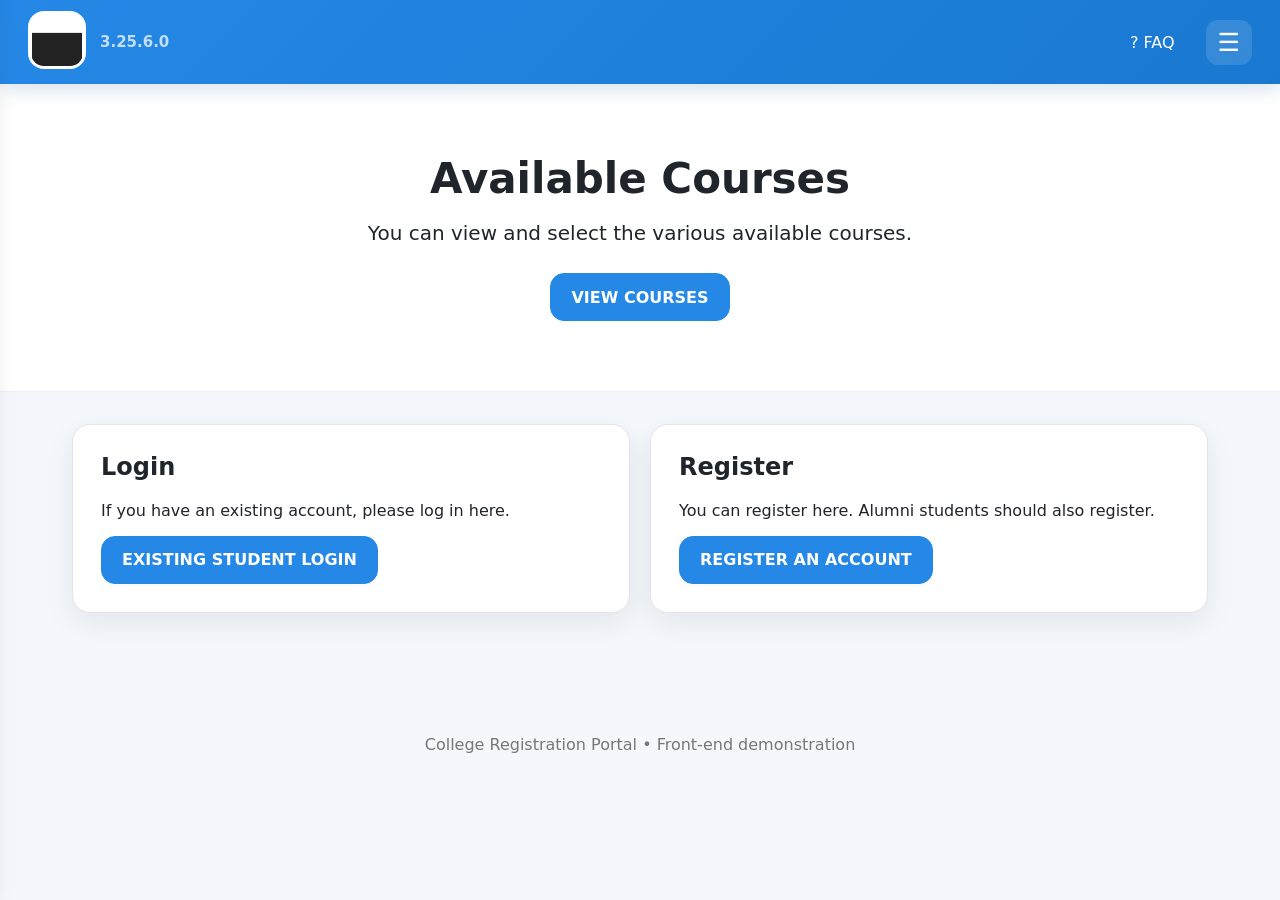
<file: results.html>
<!doctype html><html lang="en"><head><meta charset="UTF-8"><meta name="viewport" content="width=device-width,initial-scale=1.0"><title>Exam Results | Capricorn Registration Portal</title><link rel="stylesheet" href="CSS/style.css"></head><body><div id="drawerOverlay" class="sidebar-overlay"></div><aside id="sideDrawer" class="side-drawer"><div class="drawer-top"><button class="drawer-close" data-close-drawer aria-label="Close menu">×</button><div class="drawer-user"><img data-student-photo src="IMAGES/logo.png" alt="No profile available"><div class="drawer-name" data-student-name>No Profile Available</div></div><a class="logout" href="index.html">LOGIN</a></div><div class="drawer-body"><div class="drawer-title">Menu</div><div class="drawer-section"><a class="drawer-link" href="dashboard.html">DASHBOARD</a></div><div class="drawer-section"><div class="drawer-heading">PROFILE</div><a class="drawer-link drawer-sub" href="profile.html">Personal Information</a><a class="drawer-link drawer-sub" href="profile.html#contact">Contact Details</a><a class="drawer-link drawer-sub" href="profile.html#languages">Languages</a><a class="drawer-link drawer-sub" href="profile.html#disabilities">Disabilities</a><a class="drawer-link drawer-sub" href="profile.html#kin">Next of Kin / Closest Relative</a><a class="drawer-link drawer-sub" href="profile.html#payment">Person Responsible for Payment</a></div><div class="drawer-section"><a class="drawer-link" href="results.html">SCHOOL RESULTS</a></div><div class="drawer-section"><div class="drawer-heading">APPLICATIONS</div><a class="drawer-link drawer-sub" href="CurrentApplication.html">Current Applications</a></div><div class="drawer-section"><div class="drawer-heading">ACADEMIC RELATED RECORDS</div><a class="drawer-link drawer-sub" href="CurrentApplication.html">Registrations</a><a class="drawer-link drawer-sub" href="CurrentApplication.html">Financial Transactions</a><a class="drawer-link drawer-sub" href="results.html">Exam Results</a><a class="drawer-link drawer-sub" href="results.html#dates">Exam Dates</a><a class="drawer-link drawer-sub" href="results.html#absentees">Absentees</a><a class="drawer-link drawer-sub" href="results.html#library">Library Books</a><a class="drawer-link drawer-sub" href="results.html#materials">Online Course Material</a></div><div class="drawer-section"><a class="drawer-link" href="faq.html">FAQ</a><a class="drawer-link" href="faq.html">ALUMNI & CAMPAIGNS</a></div></div></aside><header class="topbar"><div class="brand"><a href="index.html"><img class="logo" src="IMAGES/logo.png" alt="College logo"></a><span class="version">3.25.6.0</span></div><div class="top-actions"><a href="faq.html">? FAQ</a><button class="menu-btn" data-open-drawer aria-label="Open menu">☰</button></div></header><main class="page"><h1 class="page-title">Exam Results</h1><div class="card"><div class="app-head"><div><div class="eyebrow">ACADEMIC RECORD</div><h2 data-student-name>No Profile Available</h2><p>Student Number: <span data-student-number></span></p><p><strong>Course:</strong> <span data-course></span></p><p><strong>Qualification:</strong> <span data-qualification></span> — <span data-level></span></p><p><strong>Mode:</strong> <span data-mode></span></p></div><img class="application-photo" data-student-photo src="IMAGES/logo.png" alt="Student photo"></div><hr><div class="section-heading"><div><h2>Subjects & Results</h2><p class="muted">Subjects are populated from your registration. Marks can be added later when released.</p></div><span class="pill" id="resultState">PENDING</span></div><div style="overflow:auto"><table class="results-table"><thead><tr><th>Subject</th><th>Mark</th><th>Status</th></tr></thead><tbody id="resultRows"></tbody></table></div><div class="info-grid" style="margin-top:20px"><div class="info-item"><strong>Average Mark</strong><span id="average">Pending</span></div><div class="info-item"><strong>Overall Status</strong><span id="overallStatus" class="status pending-status">Pending</span></div></div></div><div id="dates" class="card"><h2>Exam Dates</h2><p>Exam dates will appear here when published.</p></div><div id="absentees" class="card"><h2>Absentees</h2><p>No exam attendance records have been entered yet.</p></div><div id="library" class="card"><h2>Library Books</h2><p>No library records have been entered yet.</p></div><div id="materials" class="card"><h2>Online Course Material</h2><p>Course material will appear here when published.</p></div></main><script src="JS/app.js"></script><script>const a=getStudent(),subs=a.subjects&&a.subjects.length?a.subjects:courseSubjects(a.course),results=a.results||{};document.getElementById('resultRows').innerHTML=subs.map(s=>{const mark=results[s];return `<tr><td>${s}</td><td>${mark!==undefined&&mark!==''?mark+'%':'—'}</td><td class="${mark!==undefined&&mark!==''?'status':'pending-status'}">${mark!==undefined&&mark!==''?(Number(mark)>=50?'✓ PASS':'✕ FAIL'):'PENDING'}</td></tr>`}).join('');const marks=subs.map(s=>Number(results[s])).filter(n=>Number.isFinite(n));if(marks.length){document.getElementById('average').textContent=Math.round(marks.reduce((a,b)=>a+b,0)/marks.length)+'%';document.getElementById('overallStatus').textContent=marks.every(m=>m>=50)?'Passed':'Review Required';document.getElementById('resultState').textContent='RELEASED'}</script></body></html>
</file>
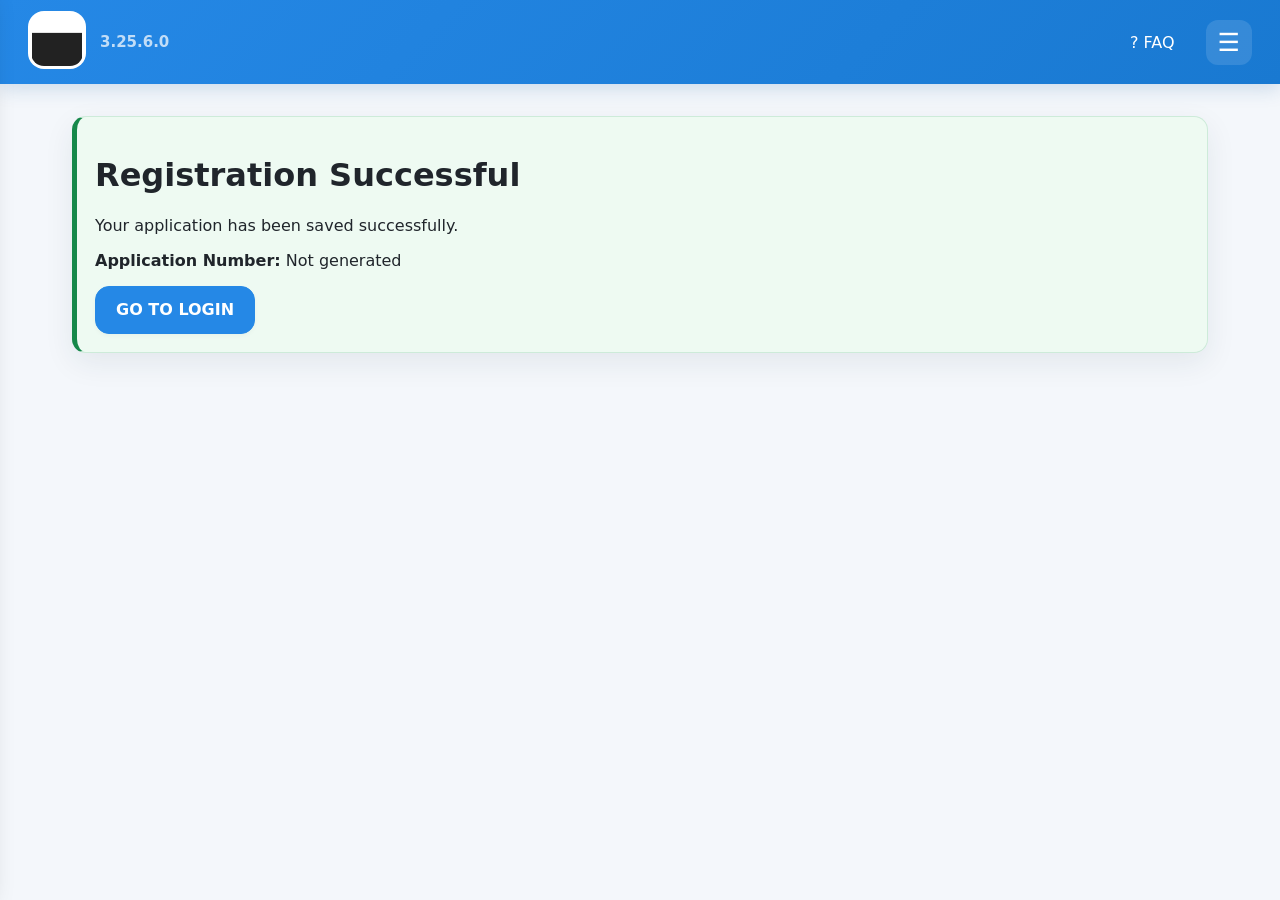
<file: success.html>
<!doctype html><html lang="en"><head><meta charset="UTF-8"><meta name="viewport" content="width=device-width,initial-scale=1.0"><title>Registration Successful | College Registration Portal</title><link rel="stylesheet" href="CSS/style.css"></head><body>
<div id="drawerOverlay" class="sidebar-overlay"></div>
<aside id="sideDrawer" class="side-drawer">
 <div class="drawer-top">
  <button class="drawer-close" data-close-drawer aria-label="Close menu">×</button>
  <div class="drawer-user"><img data-student-photo src="IMAGES/logo.png" alt="No profile available"><div class="drawer-name" data-student-name>No Profile Available</div></div>
  <a class="logout" href="index.html">LOGIN</a>
 </div>
 <div class="drawer-body">
  <div class="drawer-title">Menu</div>
  <div class="drawer-section"><a class="drawer-link " href="dashboard.html">DASHBOARD</a></div>
  <div class="drawer-section"><div class="drawer-heading">PROFILE</div>
   <a class="drawer-link drawer-sub" href="profile.html">Personal Information</a><a class="drawer-link drawer-sub" href="profile.html#contact">Contact Details</a>
   <a class="drawer-link drawer-sub" href="profile.html#languages">Languages</a><a class="drawer-link drawer-sub" href="profile.html#disabilities">Disabilities</a>
   <a class="drawer-link drawer-sub" href="profile.html#kin">Next of Kin / Closest Relative</a><a class="drawer-link drawer-sub" href="profile.html#payment">Person Responsible for Payment</a>
  </div>
  <div class="drawer-section"><a class="drawer-link " href="results.html">SCHOOL RESULTS</a></div>
  <div class="drawer-section"><div class="drawer-heading">APPLICATIONS</div><a class="drawer-link drawer-sub " href="CurrentApplication.html">Current Applications</a></div>
  <div class="drawer-section"><div class="drawer-heading">ACADEMIC RELATED RECORDS</div>
   <a class="drawer-link drawer-sub" href="CurrentApplication.html">Registrations</a><a class="drawer-link drawer-sub" href="CurrentApplication.html">Financial Transactions</a>
   <a class="drawer-link drawer-sub" href="results.html">Exam Results</a><a class="drawer-link drawer-sub" href="results.html#dates">Exam Dates</a>
   <a class="drawer-link drawer-sub" href="results.html#absentees">Absentees</a><a class="drawer-link drawer-sub" href="results.html#library">Library Books</a><a class="drawer-link drawer-sub" href="results.html#materials">Online Course Material</a>
  </div>
  <div class="drawer-section"><a class="drawer-link" href="faq.html">FAQ</a><a class="drawer-link" href="faq.html">ALUMNI & CAMPAIGNS</a></div>
 </div>
</aside>
<header class="topbar"><div class="brand"><a href="dashboard.html"><img class="logo" src="IMAGES/logo.png" alt="College logo"></a><span class="version">3.25.6.0</span></div>
<div class="top-actions"><a href="faq.html">? FAQ</a><button class="menu-btn" data-open-drawer aria-label="Open menu">☰</button></div></header>
<main class="page"><div class="card success"><h1>Registration Successful</h1><p>Your application has been saved successfully.</p><p><strong>Application Number:</strong> <span data-application></span></p><a class="btn btn-primary" href="login.html">GO TO LOGIN</a></div></main><script src="JS/app.js"></script></body></html>
</file>
<file: CSS/style.css>
:root{
 --blue:#2588e6;--blue-dark:#176fc2;--navy:#202020;--text:#20252b;--muted:#6f7780;
 --line:#e1e6eb;--bg:#f4f7fb;--white:#fff;--success:#16884a;--danger:#ef476f;
 --shadow:0 10px 30px rgba(28,45,64,.08);--shadow-hover:0 14px 34px rgba(28,45,64,.13);
 --radius:18px;--radius-sm:12px
}
*{box-sizing:border-box}
html,body{margin:0;padding:0;font-family:Inter,ui-sans-serif,system-ui,-apple-system,BlinkMacSystemFont,"Segoe UI",Arial,sans-serif;color:var(--text);background:var(--bg)}
body{min-height:100vh}a{text-decoration:none;color:inherit}button,input,select,textarea{font:inherit}button{cursor:pointer}
.topbar{height:84px;background:linear-gradient(135deg,#2588e6,#1979d1);color:#fff;display:flex;align-items:center;padding:0 28px;position:sticky;top:0;z-index:1000;box-shadow:0 5px 18px rgba(25,92,155,.18)}
.brand{display:flex;align-items:center;gap:14px}.logo{width:58px;height:58px;object-fit:contain;border-radius:16px;background:#fff;padding:3px}.version{font-size:15px;opacity:.72;font-weight:600}.top-actions{margin-left:auto;display:flex;align-items:center;gap:18px;font-size:16px}.top-actions a{padding:10px 13px;border-radius:12px}.top-actions a:hover{background:rgba(255,255,255,.12)}
.menu-btn{border:0;background:rgba(255,255,255,.12);color:#fff;font-size:25px;line-height:1;padding:10px 12px;border-radius:12px;transition:.2s}.menu-btn:hover{background:rgba(255,255,255,.22);transform:translateY(-1px)}
.page{max-width:1180px;margin:0 auto;padding:32px 22px 70px}.page-title{font-size:34px;font-weight:700;letter-spacing:-.6px;margin:0 0 24px}.subtitle{color:#59636e;font-size:17px;margin-bottom:24px}
.card{background:#fff;border:1px solid var(--line);border-radius:var(--radius);padding:28px;box-shadow:var(--shadow);margin-bottom:22px}.card h2{margin-top:0}.hero{background:#fff;text-align:center;padding:70px 20px;border-bottom:1px solid #eee}.hero h1{font-size:42px;font-weight:700;margin:0 0 18px}.hero p{font-size:20px;margin:0 auto 28px;max-width:800px}
.btn{border:1px solid #cbd2d9;background:#fff;padding:13px 20px;display:inline-flex;align-items:center;justify-content:center;gap:10px;min-height:48px;border-radius:14px;font-weight:700;transition:.2s ease;box-shadow:0 2px 4px rgba(0,0,0,.03)}.btn:hover{transform:translateY(-2px);box-shadow:0 7px 18px rgba(0,0,0,.10)}.btn:active{transform:translateY(0)}.btn-primary{background:var(--blue);border-color:var(--blue);color:#fff}.btn-primary:hover{background:var(--blue-dark);border-color:var(--blue-dark)}.btn-block{width:100%}
.grid{display:grid;gap:20px}.grid-2{grid-template-columns:repeat(2,minmax(0,1fr))}.grid-3{grid-template-columns:repeat(3,minmax(0,1fr))}
label{display:block;font-weight:700;margin:0 0 9px;color:#303842}.required{color:#89929b;font-weight:500;font-size:13px;margin-left:4px}
input,select,textarea{width:100%;padding:14px 15px;border:1px solid #cbd3db;background:#fff;outline:none;border-radius:14px;min-height:50px;color:#20252b;transition:border-color .2s,box-shadow .2s,background .2s}
textarea{min-height:110px;resize:vertical}input::placeholder,textarea::placeholder{color:#a0a8b0}
input:hover,select:hover,textarea:hover{border-color:#aeb9c4}
input:focus,select:focus,textarea:focus{border-color:var(--blue);box-shadow:0 0 0 4px rgba(37,136,230,.12);background:#fcfeff}
input[type="checkbox"],input[type="radio"]{width:auto;min-height:0;accent-color:var(--blue);border-radius:6px}.form-group{margin-bottom:18px}
.step{display:flex;gap:10px;margin:0 0 25px}.step span{flex:1;text-align:center;padding:12px 10px;background:#e9edf2;color:#66717c;border-radius:12px;font-size:14px;font-weight:700}.step .active{background:var(--blue);color:#fff;box-shadow:0 5px 14px rgba(37,136,230,.2)}
.notice{padding:16px 18px;background:#eef7ff;border:1px solid #cfe8fb;border-left:5px solid var(--blue);border-radius:14px;margin:15px 0}.success{padding:18px;background:#eefaf2;border:1px solid #cdebd9;border-left:5px solid var(--success);border-radius:14px}
.course-card{background:#fff;border:1px solid var(--line);border-radius:var(--radius);padding:24px;box-shadow:var(--shadow);transition:.2s}.course-card:hover{transform:translateY(-3px);box-shadow:var(--shadow-hover)}.course-card h3{margin:0 0 10px;font-size:22px;font-weight:700}.course-card p{margin:8px 0;color:#555}.course-card .btn{margin-top:10px}
.badge{display:inline-block;padding:6px 11px;border-radius:99px;background:#e9f4ff;color:#146ab4;font-size:12px;font-weight:800;margin:3px 2px 3px 0}
.dashboard-grid{display:grid;grid-template-columns:repeat(2,1fr);gap:16px}.dash-item{background:#fff;padding:20px;border:1px solid var(--line);border-radius:var(--radius);box-shadow:var(--shadow);display:flex;gap:14px;align-items:center;transition:.2s}.dash-item:hover{transform:translateY(-2px);box-shadow:var(--shadow-hover)}.dash-icon{width:46px;height:46px;border-radius:14px;background:#eef7ff;display:grid;place-items:center;font-size:20px}
.profile-strip{display:flex;justify-content:space-between;gap:20px;align-items:center;background:#fff;padding:22px;border:1px solid var(--line);border-radius:var(--radius);margin-bottom:20px;box-shadow:var(--shadow)}.student-mini{display:flex;align-items:center;gap:16px}.avatar,.application-photo{object-fit:cover;border-radius:14px;border:1px solid #d5dce3;background:#eef1f4}.avatar{width:84px;height:84px}.application-photo{width:110px;height:130px}
.app-head{display:flex;justify-content:space-between;gap:20px;align-items:flex-start}.app-info{flex:1}.info-grid{display:grid;grid-template-columns:repeat(2,1fr);gap:12px}.info-item{background:#f7f9fb;padding:15px;border:1px solid #e7ebef;border-radius:14px}.info-item strong{display:block;color:#66717c;font-size:12px;text-transform:uppercase;letter-spacing:.3px;margin-bottom:5px}.subject-list{display:grid;grid-template-columns:repeat(2,1fr);gap:10px;margin:15px 0}.subject{padding:13px;border:1px solid #dfe5ea;border-radius:12px;background:#fff}.subject input{width:auto;margin-right:8px}.status{font-weight:800;color:var(--success)}
.results-table{width:100%;border-collapse:separate;border-spacing:0;background:#fff;overflow:hidden;border:1px solid #dfe5ea;border-radius:14px}.results-table th,.results-table td{border-bottom:1px solid #e3e7eb;padding:14px;text-align:left}.results-table tr:last-child td{border-bottom:0}.results-table th{background:#f2f6fa;font-size:13px;text-transform:uppercase;letter-spacing:.3px;color:#5e6974}
details{padding:16px 0;border-bottom:1px solid #ddd}summary{cursor:pointer;font-size:18px}
.sidebar-overlay{position:fixed;inset:0;background:rgba(0,0,0,.58);z-index:1998;display:none;backdrop-filter:blur(2px)}.sidebar-overlay.open{display:block}
.side-drawer{position:fixed;top:0;left:0;height:100vh;width:min(430px,72vw);background:#202020;color:#ddd;z-index:1999;transform:translateX(-105%);transition:transform .28s ease;overflow-y:auto;box-shadow:8px 0 25px rgba(0,0,0,.25)}.side-drawer.open{transform:translateX(0)}
.drawer-top{padding:26px 24px 20px;border-bottom:1px solid #444}.drawer-close{float:right;background:rgba(255,255,255,.06);border:0;color:#aaa;font-size:30px;width:42px;height:42px;border-radius:12px}.drawer-close:hover{background:rgba(255,255,255,.12);color:#fff}.drawer-user{display:flex;align-items:center;gap:14px;padding-top:8px}.drawer-user img{width:52px;height:52px;border-radius:50%;object-fit:cover;border:1px solid #777}.drawer-name{font-size:18px;color:#fff}.logout{display:inline-block;color:#ff5577;margin:25px 0 0 66px;font-weight:700}
.drawer-body{padding:18px 30px 40px}.drawer-title{font-size:30px;color:#fff;margin:0 0 12px;padding-bottom:14px;border-bottom:2px solid #444}.drawer-section{border-bottom:1px solid #444;padding:10px 0}.drawer-link{display:block;padding:12px 14px;color:#c8c8c8;font-size:16px;line-height:1.35;border-radius:10px;text-transform:none}.drawer-link:hover,.drawer-link.active{background:#2d2d2d;color:#fff}.drawer-sub{padding-left:24px;font-size:15px}.drawer-heading{padding:12px 14px;color:#aaa;text-transform:uppercase;font-weight:800;font-size:13px;letter-spacing:.4px}
.photo-upload{display:flex;align-items:center;gap:20px;flex-wrap:wrap;padding:18px;border:1px dashed #cbd5df;border-radius:16px;background:#fafcfe}.photo-preview{width:120px;height:150px;object-fit:cover;border:1px solid #bbb;border-radius:14px;background:#eee}.footer{padding:30px;text-align:center;color:#777}
@media(max-width:700px){
 .topbar{height:74px;padding:0 15px}.logo{width:50px;height:50px}.version{font-size:13px}.top-actions{gap:8px;font-size:14px}.hero{padding:45px 16px}.hero h1{font-size:32px}.hero p{font-size:17px}.page{padding:22px 14px 50px}.page-title{font-size:28px}.grid-2,.grid-3,.dashboard-grid,.info-grid,.subject-list{grid-template-columns:1fr}.app-head{flex-direction:column-reverse}.application-photo{align-self:flex-end}.side-drawer{width:86vw;min-width:290px}.drawer-body{padding-left:20px;padding-right:16px}.card{padding:20px}.step{flex-direction:column;gap:7px}.btn{width:100%}.profile-strip{align-items:stretch;flex-direction:column}
}
.eyebrow{font-size:12px;letter-spacing:1.1px;font-weight:800;color:#7a8590;text-transform:uppercase}.welcome-name{margin:5px 0;font-size:30px;letter-spacing:-.5px}.muted{color:#6f7780}.summary-grid{display:grid;grid-template-columns:repeat(4,1fr);gap:14px;margin-bottom:22px}.summary-card{background:#fff;border:1px solid var(--line);border-radius:18px;padding:20px;box-shadow:var(--shadow)}.summary-card span{display:block;color:#737d87;font-size:13px;font-weight:700;text-transform:uppercase;margin-bottom:8px}.summary-card strong{font-size:18px}.section-heading{display:flex;justify-content:space-between;align-items:center;gap:18px;margin-bottom:15px}.section-heading h2,.section-heading h3{margin:0 0 5px}.pill{display:inline-flex;align-items:center;justify-content:center;padding:8px 13px;border-radius:999px;background:#eef7ff;color:#176fc2;font-weight:800;font-size:12px;white-space:nowrap}.check-row{display:flex;align-items:flex-start;gap:10px;font-weight:500;line-height:1.5;margin-top:8px}.form-actions{display:flex;gap:12px;justify-content:flex-end;margin-top:25px}.auth-card{max-width:560px;margin:60px auto}.auth-icon{font-size:42px;margin-bottom:10px}.auth-divider{text-align:center;color:#8a949e;margin:18px 0}.pending-status{color:#b47b00!important;font-weight:800}.drawer-disabled{opacity:.55}.drawer-disabled:hover{background:transparent!important;color:#c8c8c8!important}
@media(max-width:850px){.summary-grid{grid-template-columns:repeat(2,1fr)}}
@media(max-width:700px){.summary-grid{grid-template-columns:1fr}.section-heading{align-items:stretch;flex-direction:column}.form-actions{flex-direction:column-reverse}.welcome-name{font-size:24px}}

.subcard{margin-top:24px;padding:22px;border:1px solid var(--line);background:#fbfdff;border-radius:18px}
.subcard h2{margin-top:0}
.edit-window{margin-left:auto;min-width:210px;padding:10px 14px;border:1px solid rgba(255,255,255,.25);background:#f3f9ff;border-radius:14px;color:#176fc2;text-align:right;box-shadow:0 4px 12px rgba(0,0,0,.06)}
.edit-window span{display:block;font-size:10px;font-weight:800;letter-spacing:.8px;opacity:.75}.edit-window strong{font-size:15px;white-space:nowrap}
.edit-notice{display:flex;align-items:center;justify-content:space-between;gap:16px}
.edit-panel{scroll-margin-top:100px}.edit-panel h3{margin:28px 0 14px}
.countdown-expired{color:var(--danger)!important}.disabled{opacity:.5;pointer-events:none;cursor:not-allowed}
.closed{opacity:.55}

select{border-radius:12px;}
</file>
